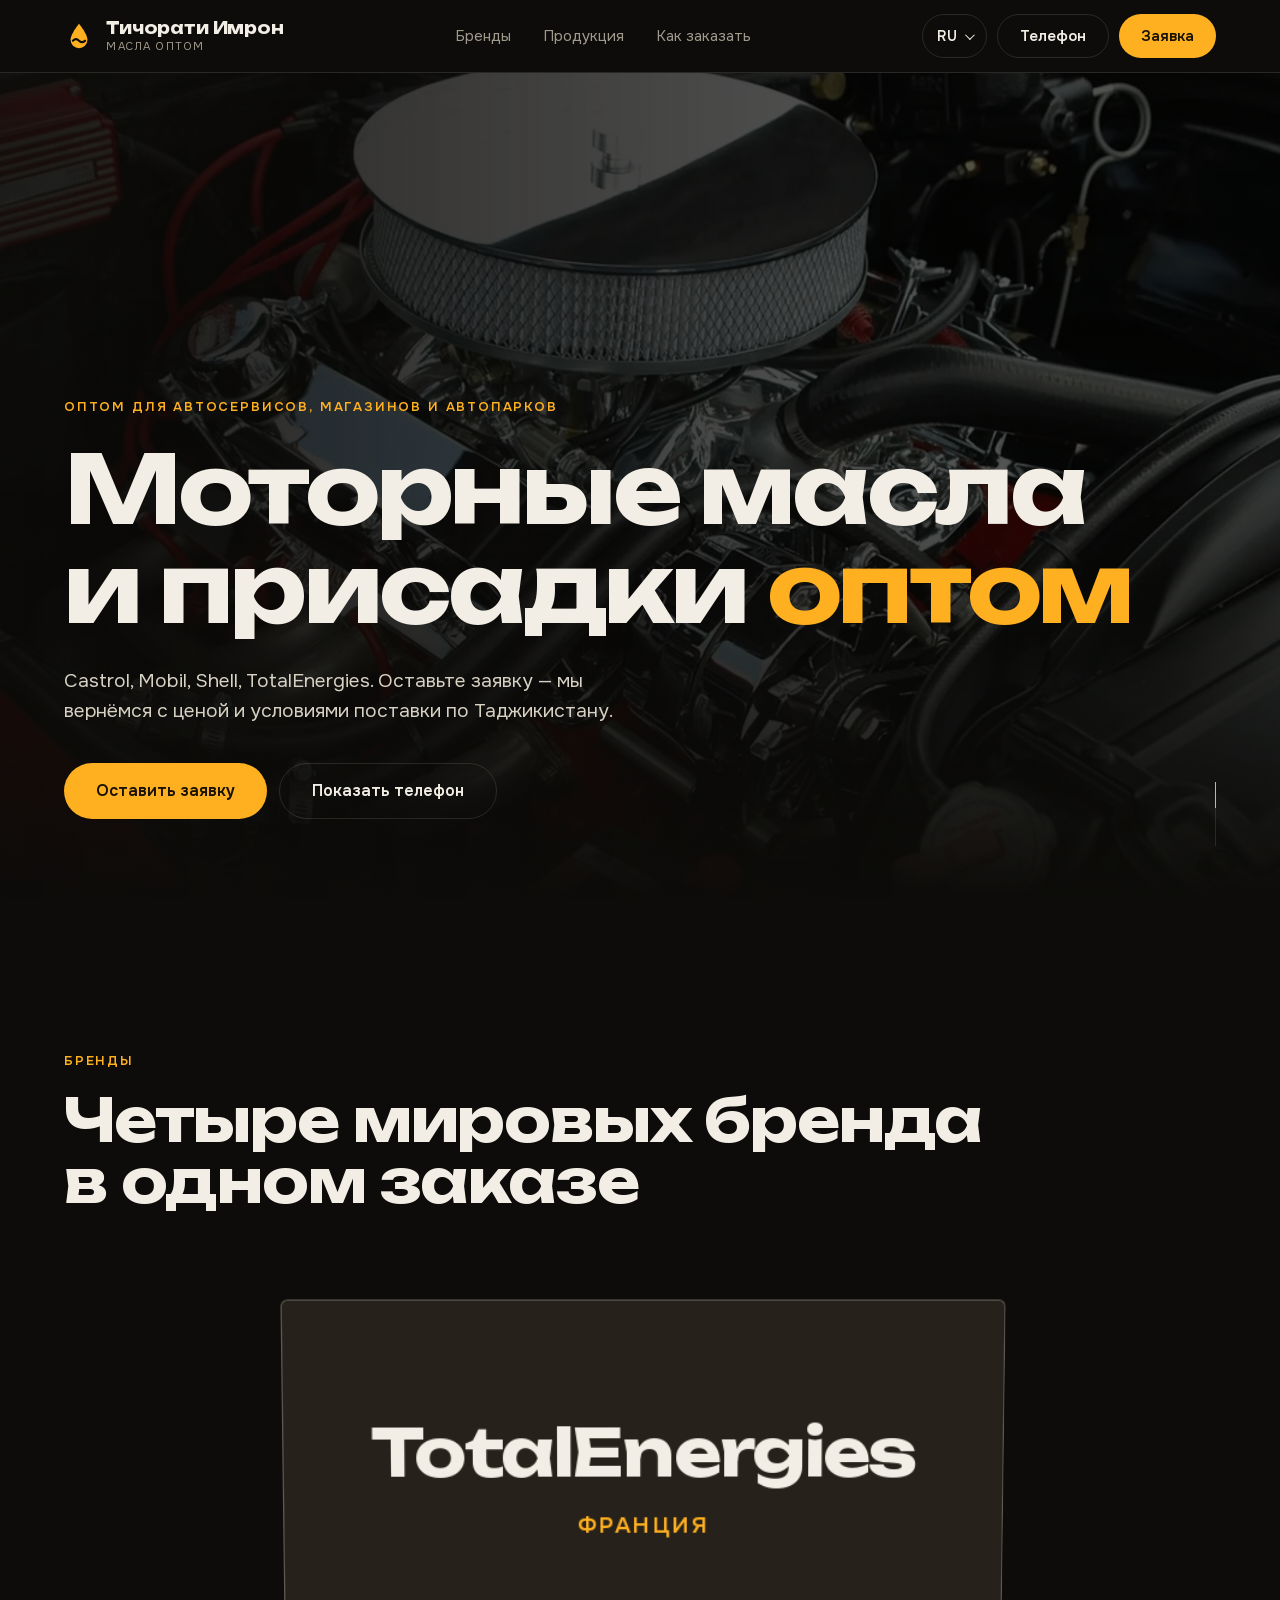
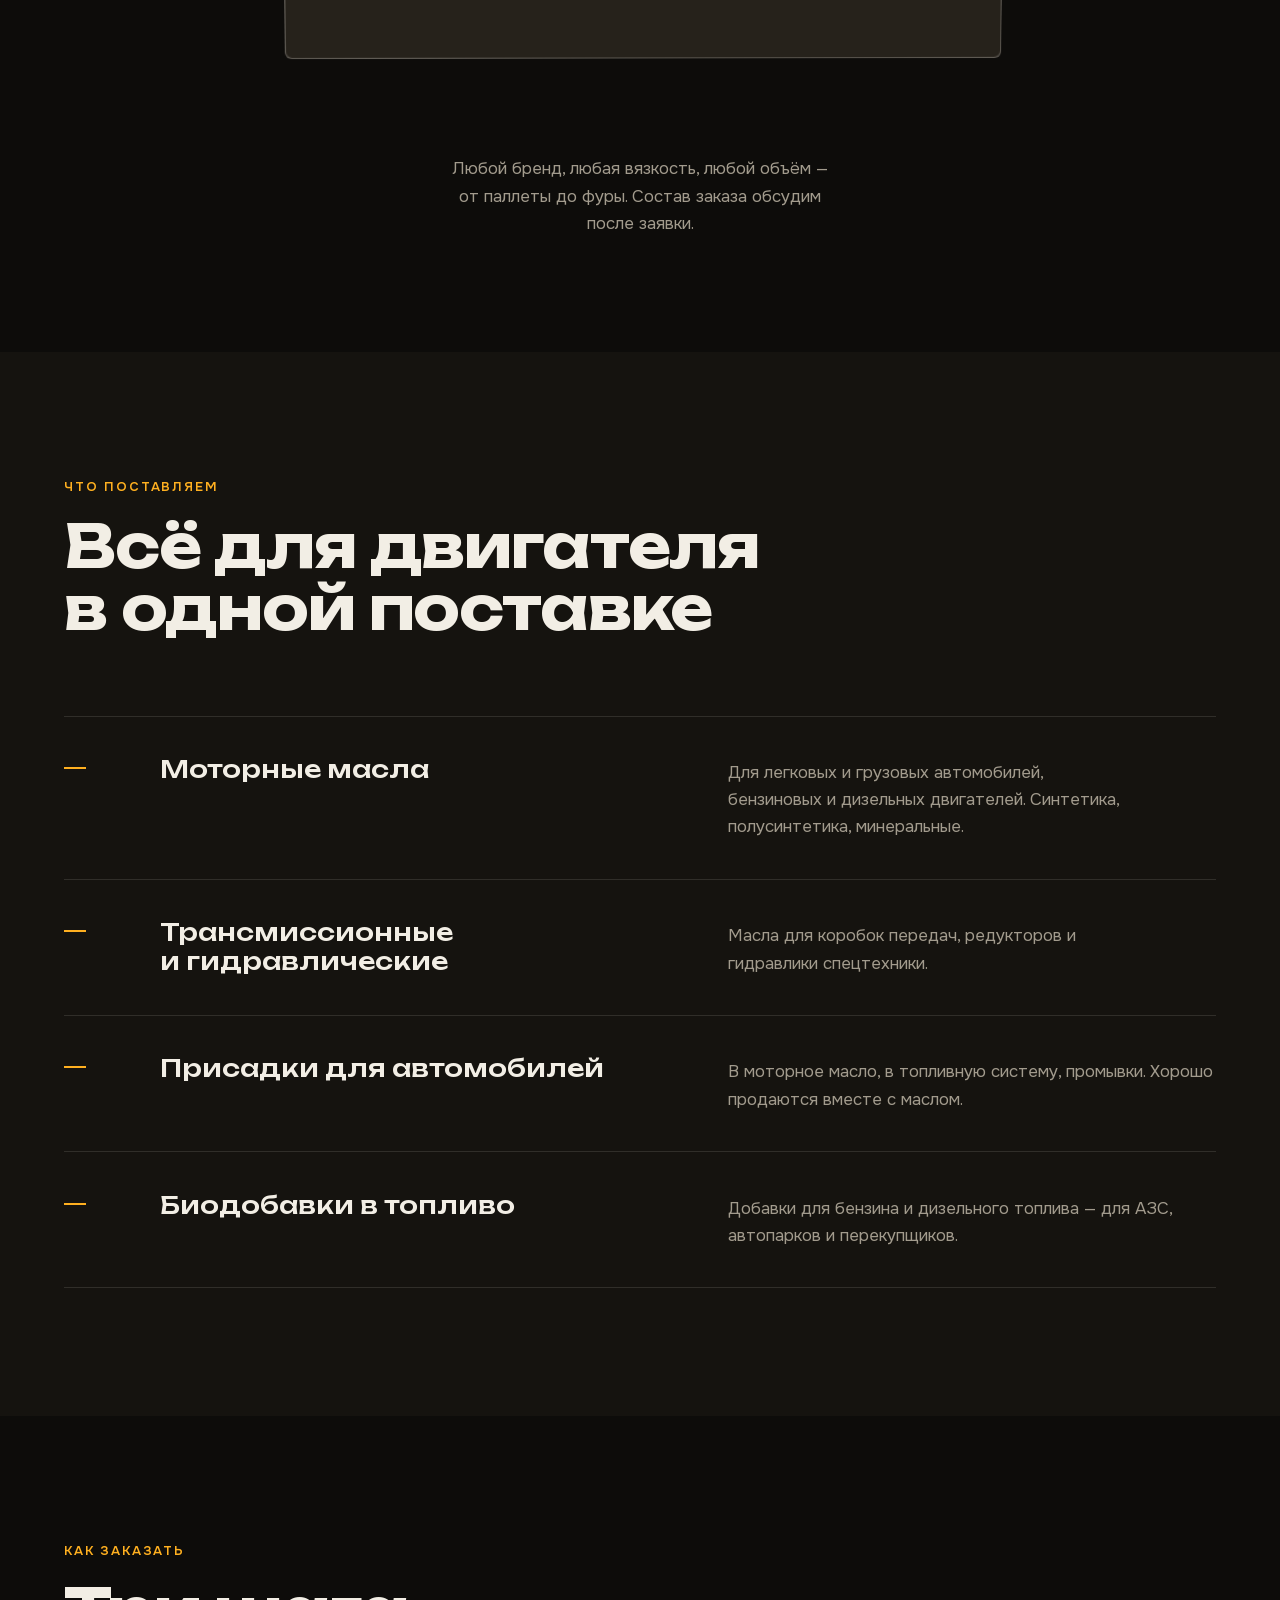
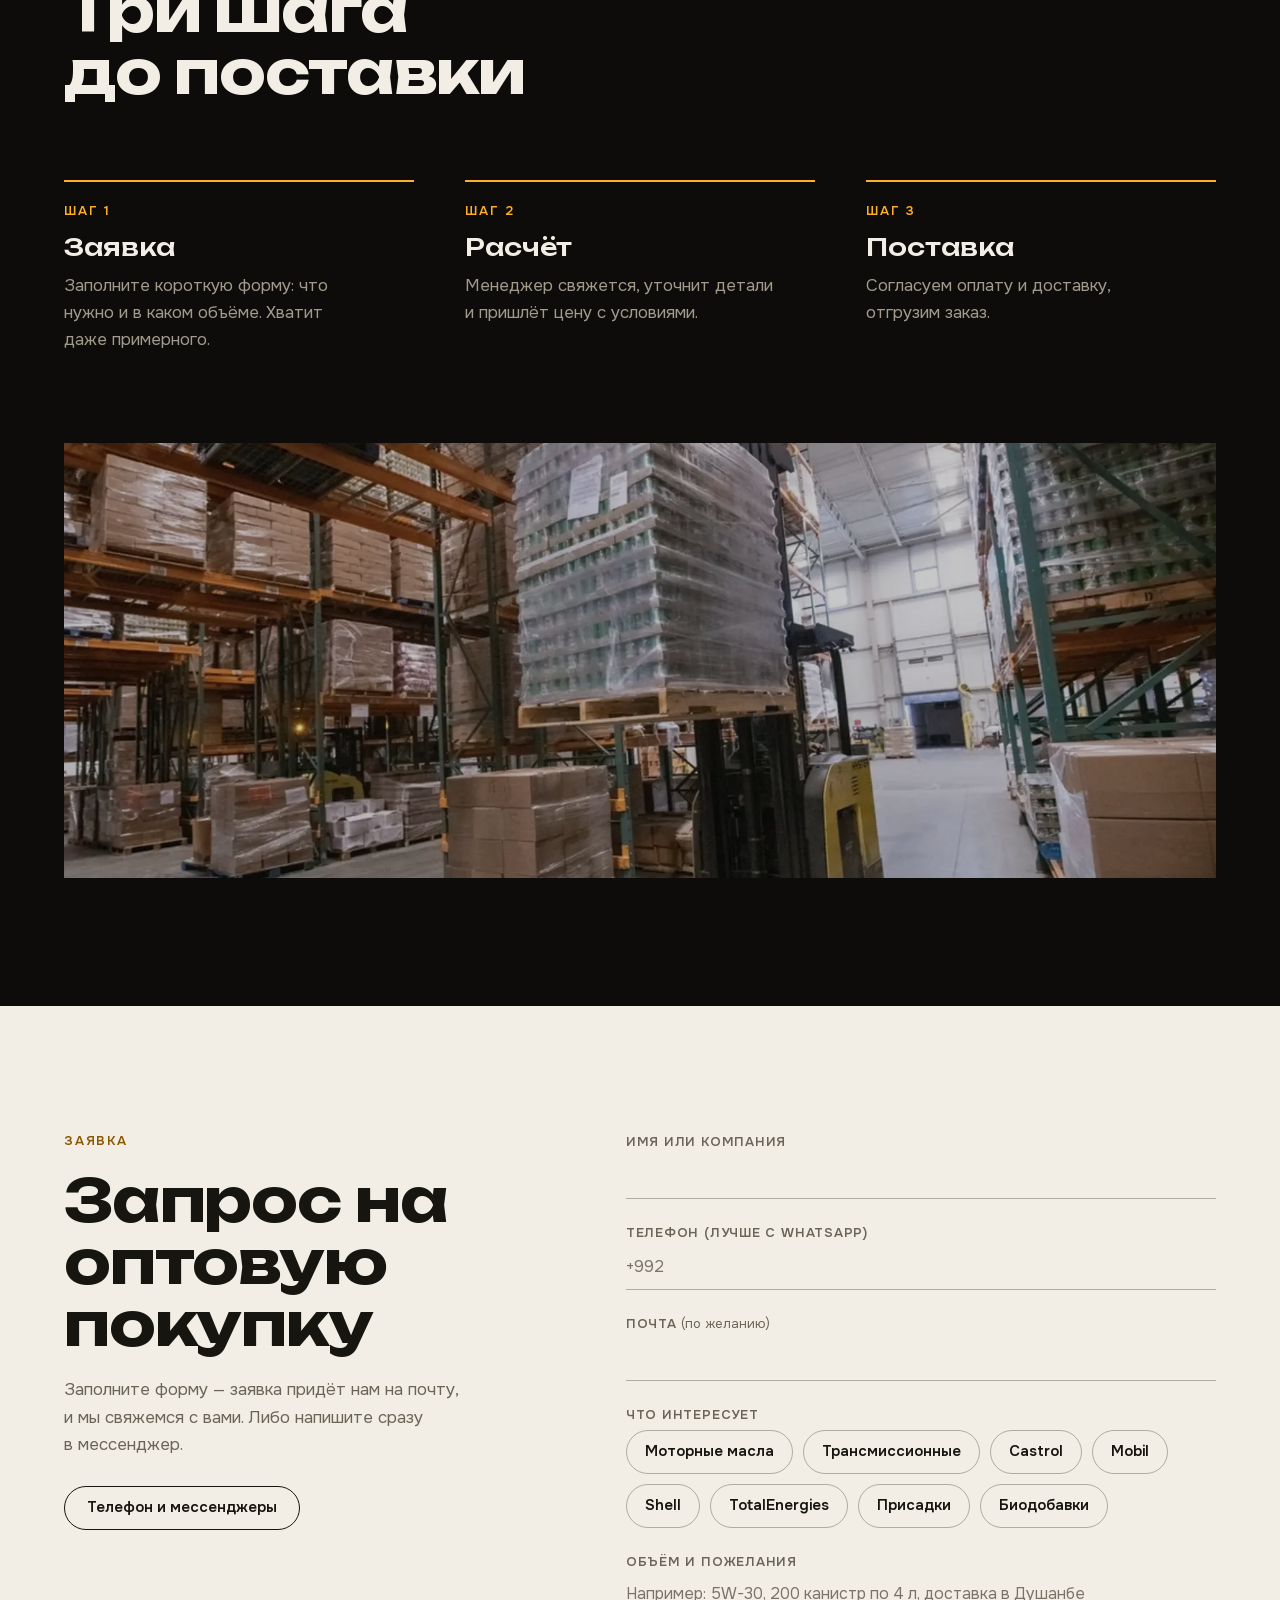
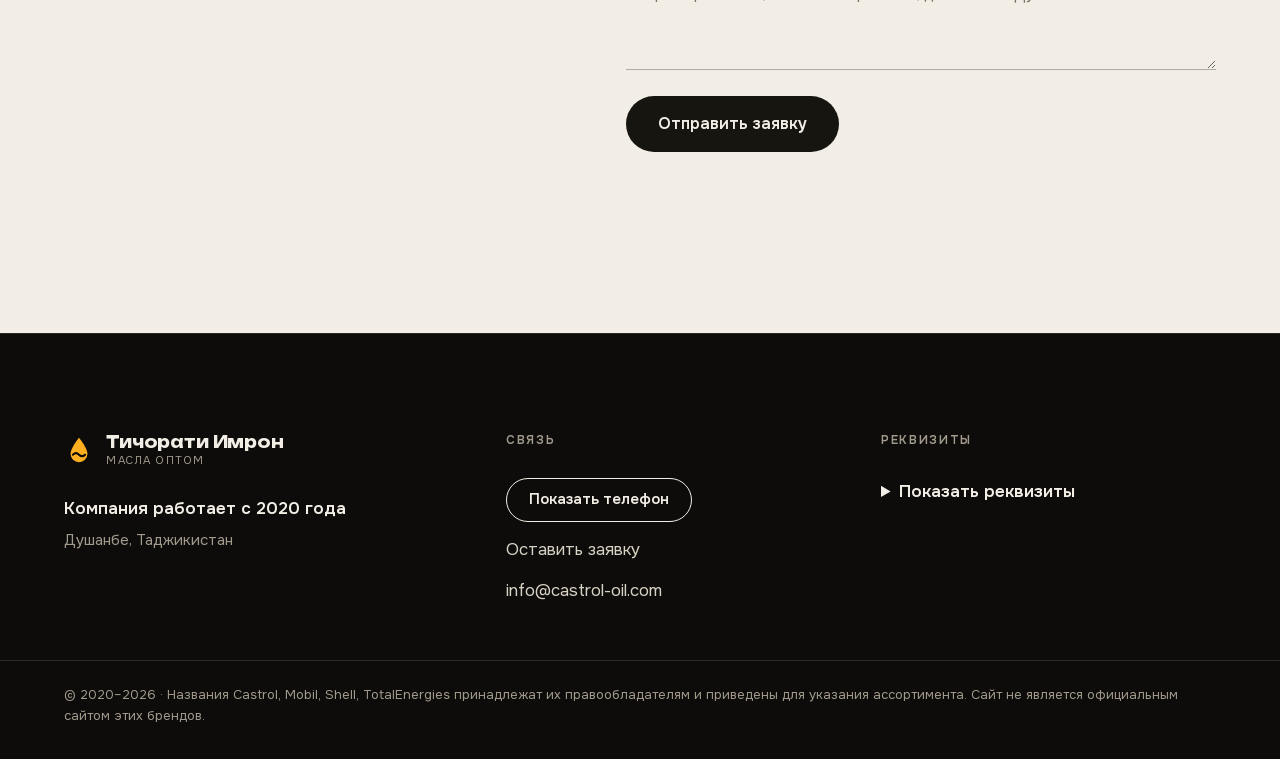
<file: index.html>
<!doctype html>
<html lang="ru">
<head>
<meta charset="utf-8">
<meta name="viewport" content="width=device-width, initial-scale=1">
<title>Тичорати Имрон — масла и присадки оптом, Душанбе</title>
<meta name="description" content="Оптовые поставки моторных масел Castrol, Mobil, Shell, TotalEnergies, автомобильных присадок и биодобавок в топливо. Заявка на оптовую покупку онлайн.">
<meta name="theme-color" content="#0d0c0a">
<meta name="robots" content="noindex,nofollow">
<link rel="canonical" href="https://castrol-oil.com/">
<link rel="alternate" hreflang="ru" href="https://castrol-oil.com/">
<link rel="alternate" hreflang="tg" href="https://castrol-oil.com/tj/">
<link rel="alternate" hreflang="en" href="https://castrol-oil.com/en/">
<link rel="alternate" hreflang="pl" href="https://castrol-oil.com/pl/">
<link rel="alternate" hreflang="x-default" href="https://castrol-oil.com/">
<link rel="icon" href="data:image/svg+xml,%3Csvg xmlns='http://www.w3.org/2000/svg' viewBox='0 0 32 32'%3E%3Cpath d='M16 3C16 3 7 14 7 20a9 9 0 0 0 18 0C25 14 16 3 16 3Z' fill='%23ffb020'/%3E%3Cpath d='M9.5 21c2.2-2.2 4.3-2.2 6.5 0s4.3 2.2 6.5 0' fill='none' stroke='%230d0c0a' stroke-width='2.2' stroke-linecap='round'/%3E%3C/svg%3E">
<link rel="preload" href="fonts/unb-700.woff2" as="font" type="font/woff2" crossorigin>
<link rel="preload" href="img/hero.webp" as="image" media="(min-width: 700px)">
<script>document.documentElement.className='js'</script>
<link rel="stylesheet" href="style.css?v=3">
</head>
<body>

<div class="curtain" aria-hidden="true"><span></span></div>

<header class="nav" id="top">
  <a class="logo" href="#top" aria-label="На главную">
    <svg class="logo-mark" viewBox="0 0 32 32" aria-hidden="true"><path d="M16 3C16 3 7 14 7 20a9 9 0 0 0 18 0C25 14 16 3 16 3Z" fill="#ffb020"/><path d="M9.5 21c2.2-2.2 4.3-2.2 6.5 0s4.3 2.2 6.5 0" fill="none" stroke="#0d0c0a" stroke-width="2.2" stroke-linecap="round"/></svg>
    <span class="logo-t">Тичорати Имрон<small>Масла оптом</small></span>
  </a>
  <nav class="nav-links" aria-label="Разделы">
    <a href="#brands">Бренды</a>
    <a href="#products">Продукция</a>
    <a href="#how">Как заказать</a>
  </nav>
  <div class="nav-actions">
    <details class="lang"><summary aria-label="Язык"><span>RU</span></summary><ul><li><a href="index.html" hreflang="ru" lang="ru" data-lang="ru" aria-current="true">Русский</a></li><li><a href="tj/index.html" hreflang="tg" lang="tg" data-lang="tj">Тоҷикӣ</a></li><li><a href="en/index.html" hreflang="en" lang="en" data-lang="en">English</a></li><li><a href="pl/index.html" hreflang="pl" lang="pl" data-lang="pl">Polski</a></li></ul></details>
    <button type="button" class="btn-ghost" data-phone>Телефон</button>
    <a class="btn" href="#zayavka">Заявка</a>
  </div>
</header>

<main>

<!-- 1. Первый экран -->
<section class="hero">
  <picture class="hero-bg" aria-hidden="true">
    <source media="(max-width: 699px)" srcset="img/hero-m.webp">
    <img src="img/hero.webp" alt="" width="1920" height="1277" fetchpriority="high">
  </picture>
  <div class="hero-in">
    <p class="eyebrow">Оптом для автосервисов, магазинов и автопарков</p>
    <h1>Моторные масла<br class="d"> и&nbsp;присадки <em>оптом</em></h1>
    <p class="lead">Castrol, Mobil, Shell, TotalEnergies. Оставьте заявку&nbsp;— мы вернёмся с ценой и условиями поставки по Таджикистану.</p>
    <div class="hero-cta">
      <a class="btn btn-lg" href="#zayavka">Оставить заявку</a>
      <button type="button" class="btn-ghost btn-lg" data-phone>Показать телефон</button>
    </div>
  </div>
  <a class="scroll-cue" href="#brands" aria-label="Листать вниз"><span></span></a>
</section>

<!-- 2. Бренды — вращающееся кольцо -->
<section class="brands" id="brands">
  <div class="wrap">
    <p class="kicker rv">Бренды</p>
    <h2 class="rv">Четыре мировых бренда<br class="d"> в&nbsp;одном заказе</h2>
  </div>
  <div class="stage" id="stage" aria-label="Бренды: Castrol, Mobil, Shell, TotalEnergies">
    <div class="ring" id="ring">
      <div class="face"><b>Castrol</b><span>Великобритания</span></div>
      <div class="face"><b>Mobil</b><span>США</span></div>
      <div class="face"><b>Shell</b><span>Великобритания, Нидерланды</span></div>
      <div class="face"><b>TotalEnergies</b><span>Франция</span></div>
    </div>
  </div>
  <p class="wrap brands-note rv">Любой бренд, любая вязкость, любой объём — от паллеты до фуры. Состав заказа обсудим после заявки.</p>
</section>

<!-- 3. Продукция -->
<section class="products" id="products">
  <div class="wrap">
    <p class="kicker rv">Что поставляем</p>
    <h2 class="rv">Всё для двигателя<br class="d"> в&nbsp;одной поставке</h2>
    <ul class="plist">
      <li class="rv">
        <span class="n" aria-hidden="true"></span>
        <h3>Моторные масла</h3>
        <p>Для легковых и грузовых автомобилей, бензиновых и дизельных двигателей. Синтетика, полусинтетика, минеральные.</p>
      </li>
      <li class="rv">
        <span class="n" aria-hidden="true"></span>
        <h3>Трансмиссионные и гидравлические</h3>
        <p>Масла для коробок передач, редукторов и гидравлики спецтехники.</p>
      </li>
      <li class="rv">
        <span class="n" aria-hidden="true"></span>
        <h3>Присадки для автомобилей</h3>
        <p>В моторное масло, в топливную систему, промывки. Хорошо продаются вместе с маслом.</p>
      </li>
      <li class="rv">
        <span class="n" aria-hidden="true"></span>
        <h3>Биодобавки в топливо</h3>
        <p>Добавки для бензина и дизельного топлива&nbsp;— для АЗС, автопарков и перекупщиков.</p>
      </li>
    </ul>
  </div>
</section>

<!-- 4. Как заказать -->
<section class="how" id="how">
  <div class="wrap">
    <p class="kicker rv">Как заказать</p>
    <h2 class="rv">Три шага<br class="d"> до поставки</h2>
    <div class="steps">
      <div class="step rv"><span class="n">Шаг 1</span><h3>Заявка</h3><p>Заполните короткую форму: что нужно и&nbsp;в&nbsp;каком объёме. Хватит даже примерного.</p></div>
      <div class="step rv"><span class="n">Шаг 2</span><h3>Расчёт</h3><p>Менеджер свяжется, уточнит детали и&nbsp;пришлёт цену с&nbsp;условиями.</p></div>
      <div class="step rv"><span class="n">Шаг 3</span><h3>Поставка</h3><p>Согласуем оплату и&nbsp;доставку, отгрузим заказ.</p></div>
    </div>
    <figure class="band rv"><img src="img/sklad.webp" width="1600" height="1067" loading="lazy" alt="Склад с паллетами и погрузчиком"></figure>
  </div>
</section>

<!-- 5. Заявка -->
<section class="apply" id="zayavka">
  <div class="wrap apply-grid">
    <div class="apply-head">
      <p class="kicker rv">Заявка</p>
      <h2 class="rv">Запрос на оптовую покупку</h2>
      <p class="rv">Заполните форму — заявка придёт нам на почту, и мы свяжемся с вами. Либо напишите сразу в мессенджер.</p>
      <div class="msg-row rv">
        <button type="button" class="btn-line" data-phone>Телефон и мессенджеры</button>
      </div>
    </div>

    <form class="form rv" id="form" action="send.php" method="post" novalidate>
      <div class="field">
        <label for="f-name">Имя или компания</label>
        <input id="f-name" name="name" type="text" autocomplete="name" required>
      </div>
      <div class="field">
        <label for="f-phone">Телефон (лучше с WhatsApp)</label>
        <input id="f-phone" name="phone" type="tel" inputmode="tel" autocomplete="tel" placeholder="+992" required>
      </div>
      <div class="field">
        <label for="f-mail">Почта <i>(по желанию)</i></label>
        <input id="f-mail" name="email" type="email" autocomplete="email">
      </div>

      <fieldset class="field chips">
        <legend>Что интересует</legend>
        <!-- значения (value) всегда по-русски: менеджер читает письмо на русском -->
        <label><input type="checkbox" name="interest[]" value="Моторные масла"><span>Моторные масла</span></label>
        <label><input type="checkbox" name="interest[]" value="Трансмиссионные и гидравлические"><span>Трансмиссионные</span></label>
        <label><input type="checkbox" name="interest[]" value="Castrol"><span>Castrol</span></label>
        <label><input type="checkbox" name="interest[]" value="Mobil"><span>Mobil</span></label>
        <label><input type="checkbox" name="interest[]" value="Shell"><span>Shell</span></label>
        <label><input type="checkbox" name="interest[]" value="TotalEnergies"><span>TotalEnergies</span></label>
        <label><input type="checkbox" name="interest[]" value="Присадки"><span>Присадки</span></label>
        <label><input type="checkbox" name="interest[]" value="Биодобавки в топливо"><span>Биодобавки</span></label>
      </fieldset>

      <div class="field">
        <label for="f-msg">Объём и пожелания</label>
        <textarea id="f-msg" name="message" rows="3" placeholder="Например: 5W-30, 200 канистр по 4 л, доставка в Душанбе"></textarea>
      </div>

      <!-- ловушка для роботов: человек это поле не видит -->
      <div class="hp" aria-hidden="true"><label>Не заполняйте <input type="text" name="website" tabindex="-1" autocomplete="off"></label></div>
      <input type="hidden" name="t" id="f-t" value="">
      <input type="hidden" name="lang" value="ru">

      <button class="btn btn-lg btn-submit" type="submit">Отправить заявку</button>
      <p class="form-status" id="status" role="status" aria-live="polite"></p>
    </form>
  </div>
</section>

</main>

<footer class="foot">
  <div class="wrap foot-grid">
    <div>
      <a class="logo" href="#top"><svg class="logo-mark" viewBox="0 0 32 32" aria-hidden="true"><path d="M16 3C16 3 7 14 7 20a9 9 0 0 0 18 0C25 14 16 3 16 3Z" fill="#ffb020"/><path d="M9.5 21c2.2-2.2 4.3-2.2 6.5 0s4.3 2.2 6.5 0" fill="none" stroke="#0d0c0a" stroke-width="2.2" stroke-linecap="round"/></svg><span class="logo-t">Тичорати Имрон<small>Масла оптом</small></span></a>
      <p class="since">Компания работает с 2020 года</p>
      <p class="city">Душанбе, Таджикистан</p>
      
    </div>
    <div class="foot-col">
      <p class="foot-h">Связь</p>
      <button type="button" class="btn-line" data-phone>Показать телефон</button>
      <a href="#zayavka">Оставить заявку</a>
      <a id="mail-link" href="#" hidden></a>
    </div>
    <div class="foot-col">
      <p class="foot-h">Реквизиты</p>
      <details class="req">
        <summary>Показать реквизиты</summary>
        <dl id="req">
          <dt>Компания</dt><dd data-req="name">—</dd>
          <dt>TIN</dt><dd data-req="tin">—</dd>
          <dt>ИНН в РФ</dt><dd data-req="inn">—</dd>
          <dt>Адрес</dt><dd data-req="addr">—</dd>
        </dl>
      </details>
    </div>
  </div>
  <p class="wrap legal">© 2020–<span id="yr">2026</span> · Названия Castrol, Mobil, Shell, TotalEnergies принадлежат их правообладателям и приведены для указания ассортимента. Сайт не является официальным сайтом этих брендов.</p>
</footer>

<!-- Окно с телефоном: номера в коде страницы нет в открытом виде -->
<dialog class="phone" id="phone" aria-labelledby="ph-h">
  <form method="dialog"><button class="x" aria-label="Закрыть">×</button></form>
  <p class="foot-h" id="ph-h">Телефон для связи</p>
  <a class="ph-num" id="ph-num" href="#">…</a>
  <div class="ph-btns">
    <a class="btn" id="ph-call" href="#">Позвонить</a>
    <a class="btn-line" id="ph-wa" href="#" target="_blank" rel="noopener">WhatsApp</a>
    <a class="btn-line" id="ph-tg" href="#" target="_blank" rel="noopener">Telegram</a>
  </div>
</dialog>

<script>window.I18N={"demo": "Это демонстрационная версия: на рабочем сайте заявка уходит на почту компании.", "name": "ООО «ТИЧОРАТИ ИМРОН» (TICHORATI IMRON LLC)", "invalid": "Проверьте имя и телефон.", "sending": "Отправляем…", "ok": "Спасибо! Заявка отправлена, мы свяжемся с вами.", "fail_pre": "Не удалось отправить на почту.", "fail_link": "Отправить эту же заявку в WhatsApp", "wa_title": "Заявка на оптовую покупку", "wa_name": "Имя", "wa_phone": "Телефон", "wa_interest": "Интересует", "wa_comment": "Комментарий", "addr": "Республика Таджикистан, 734000, г. Душанбе, р-н Сомони, ул. Шохтемур, д. 73А, пом. 5", "mail": "info@castrol-oil.com"};</script>
<script src="app.js?v=3" defer></script>
</body>
</html>
</file>
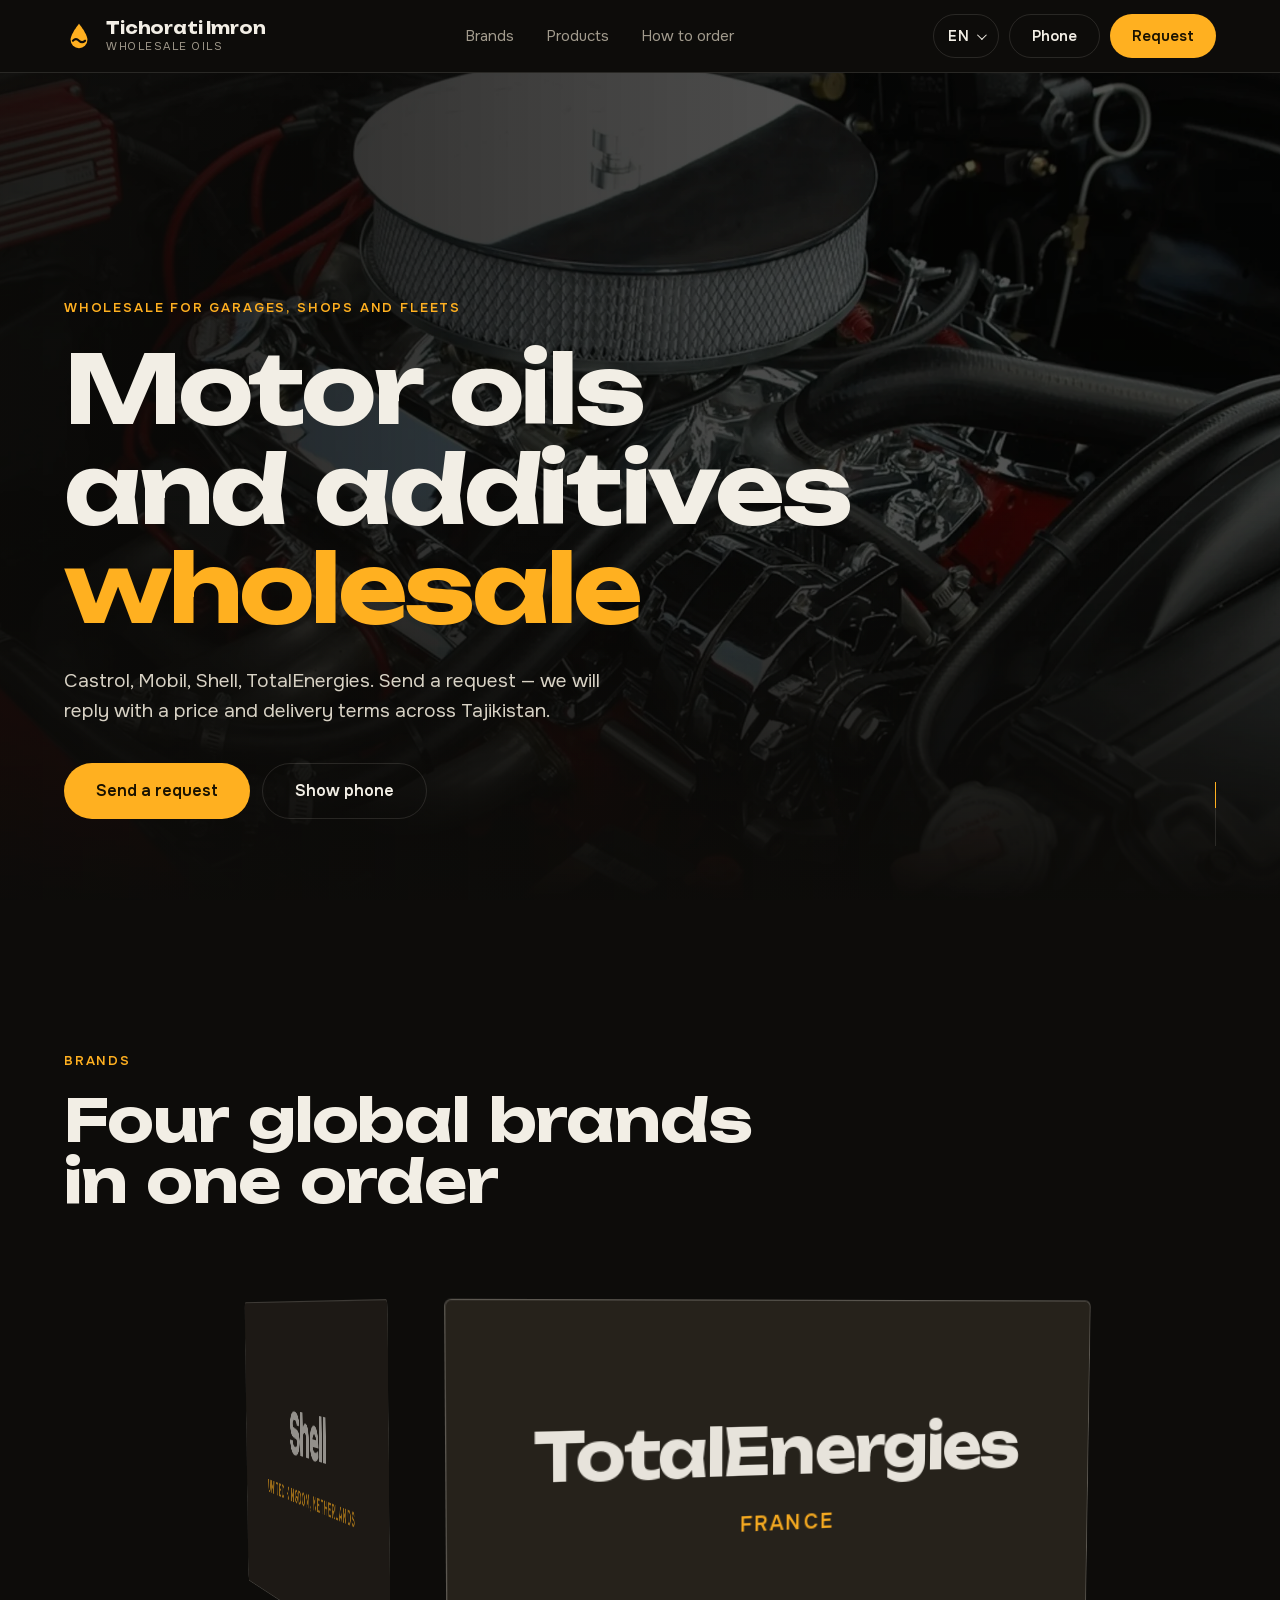
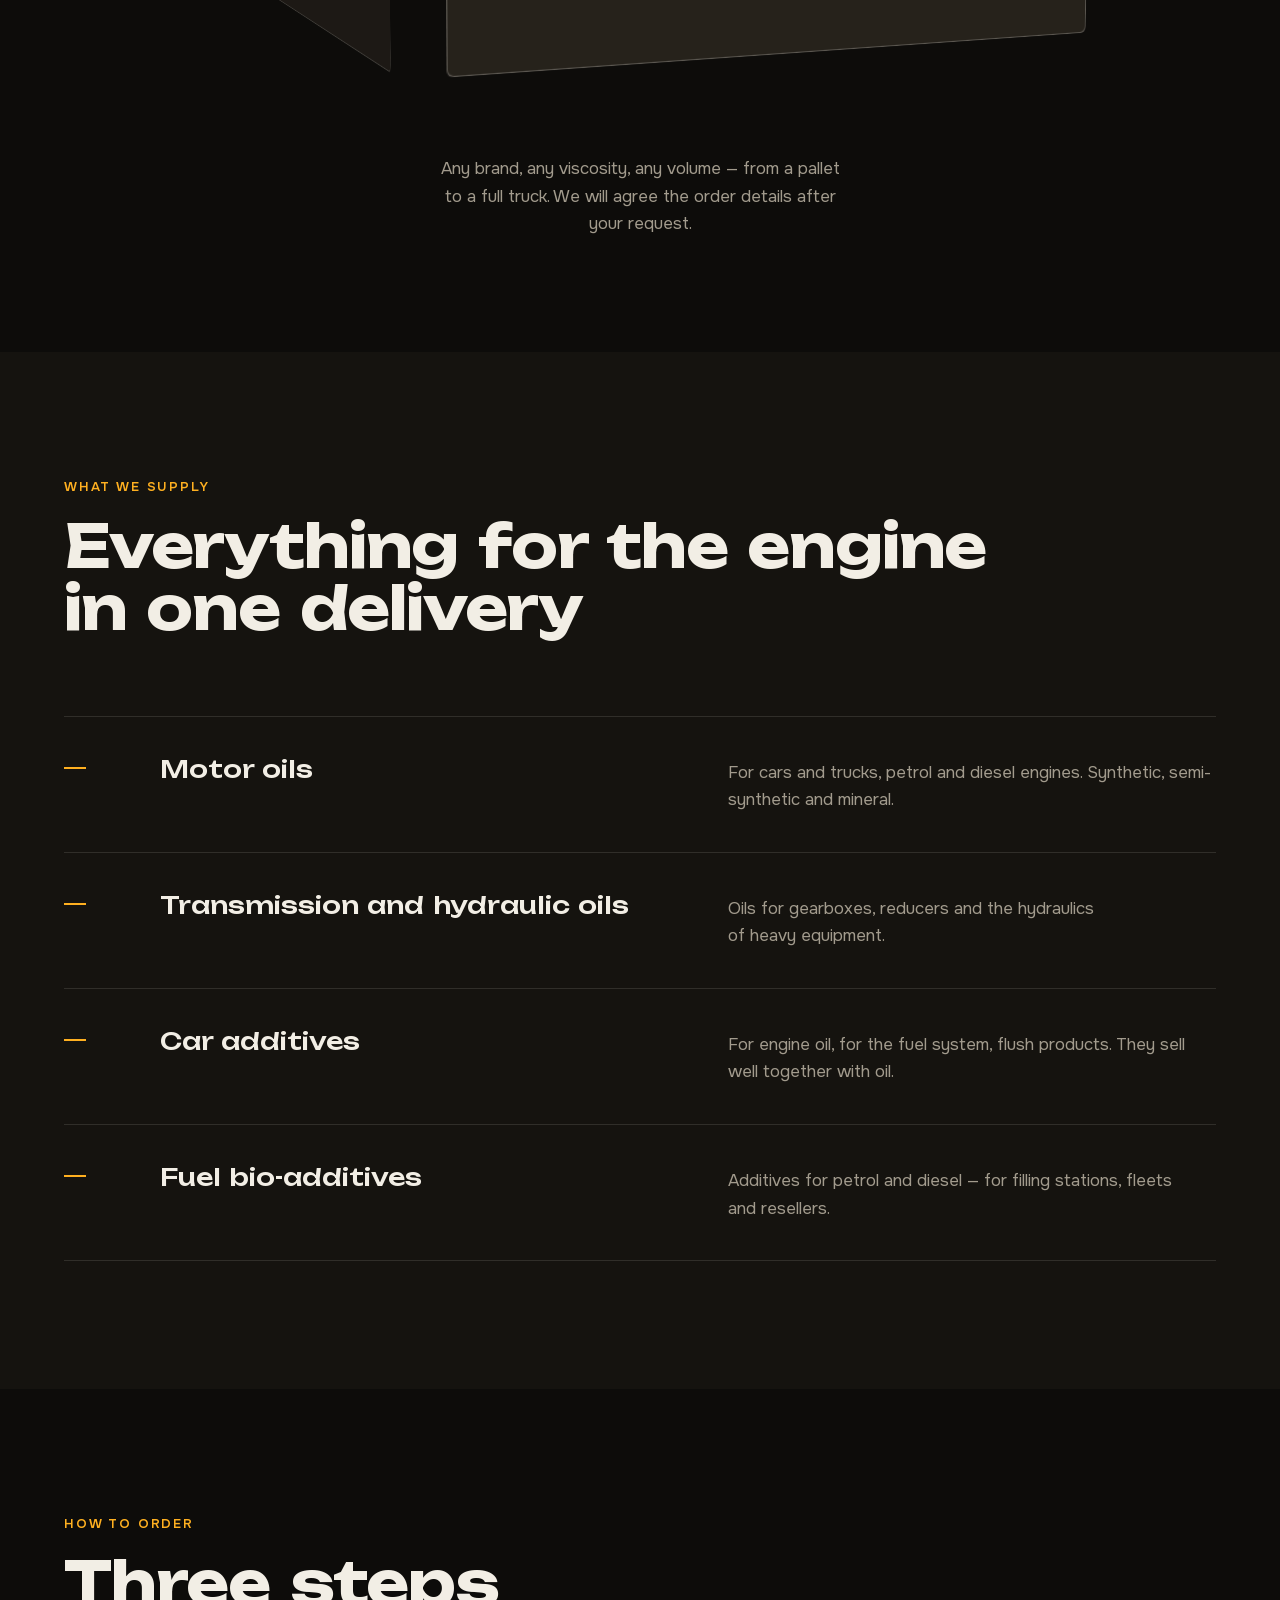
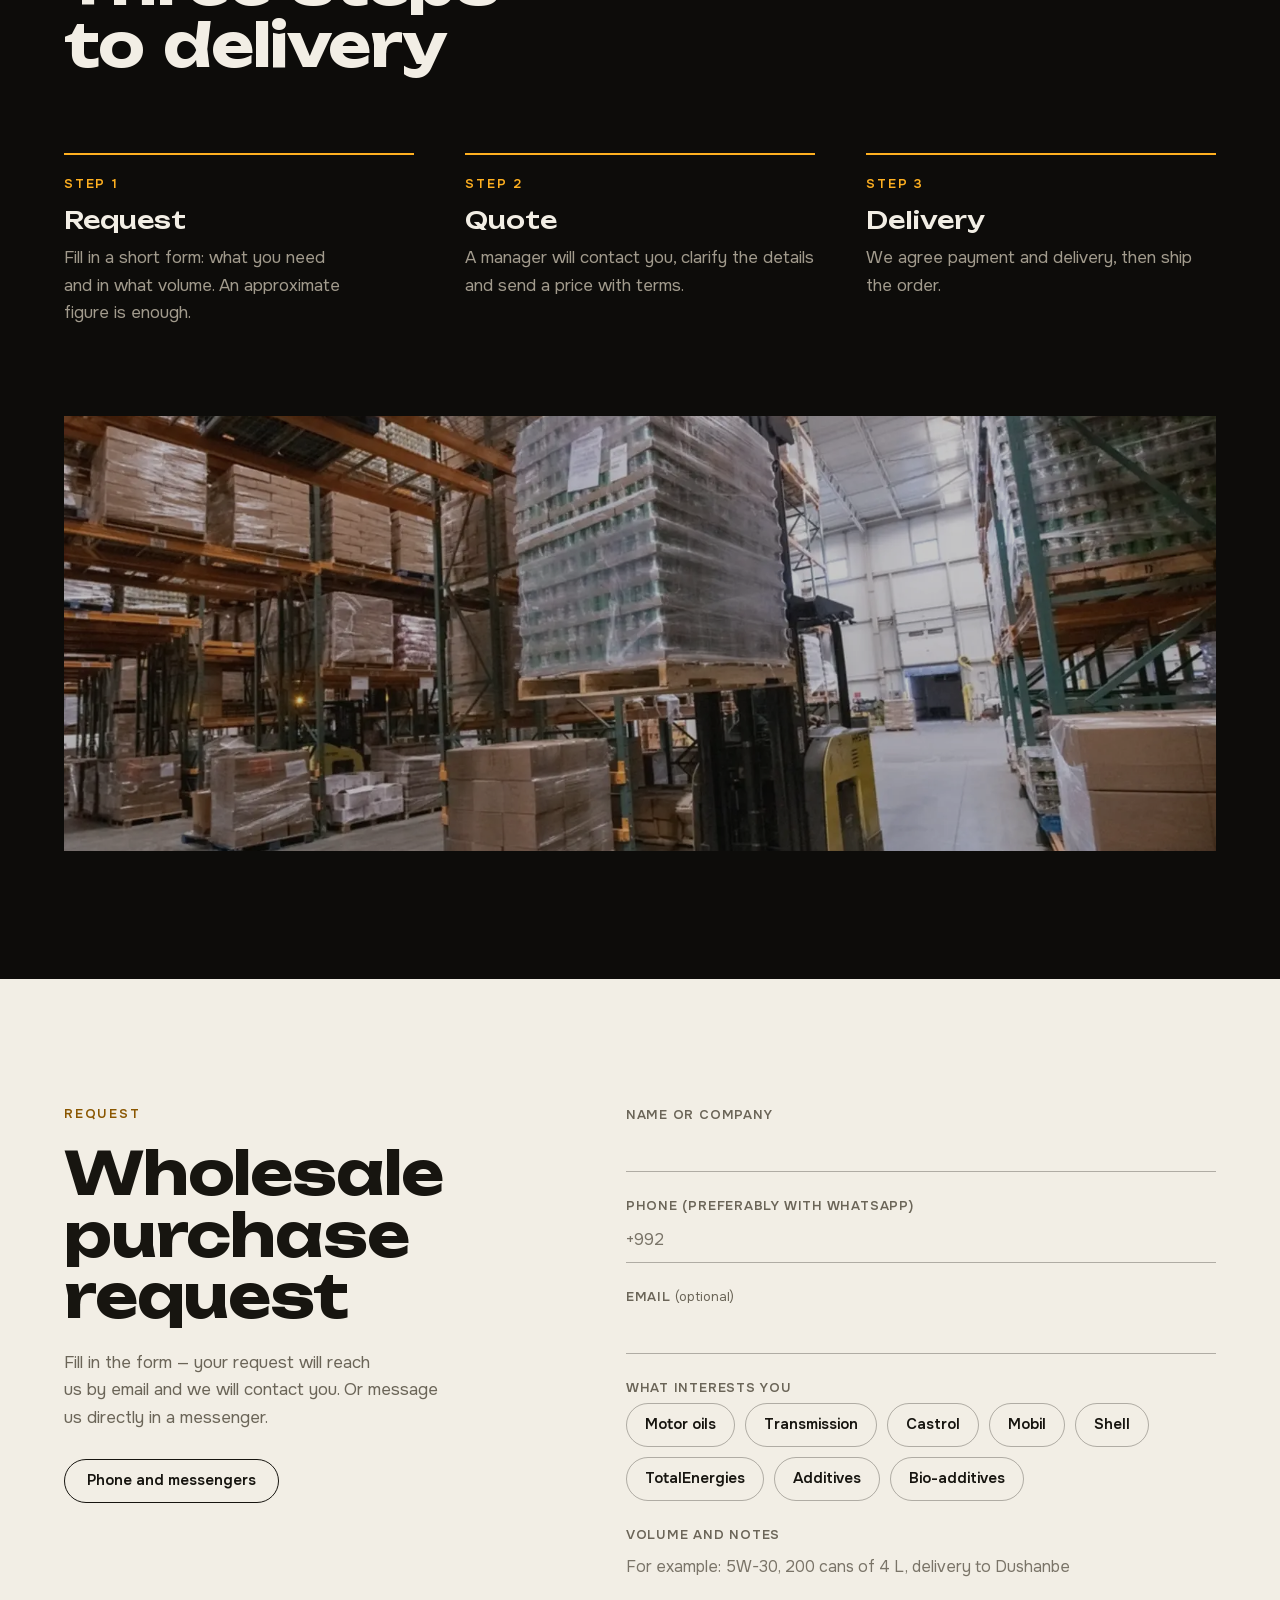
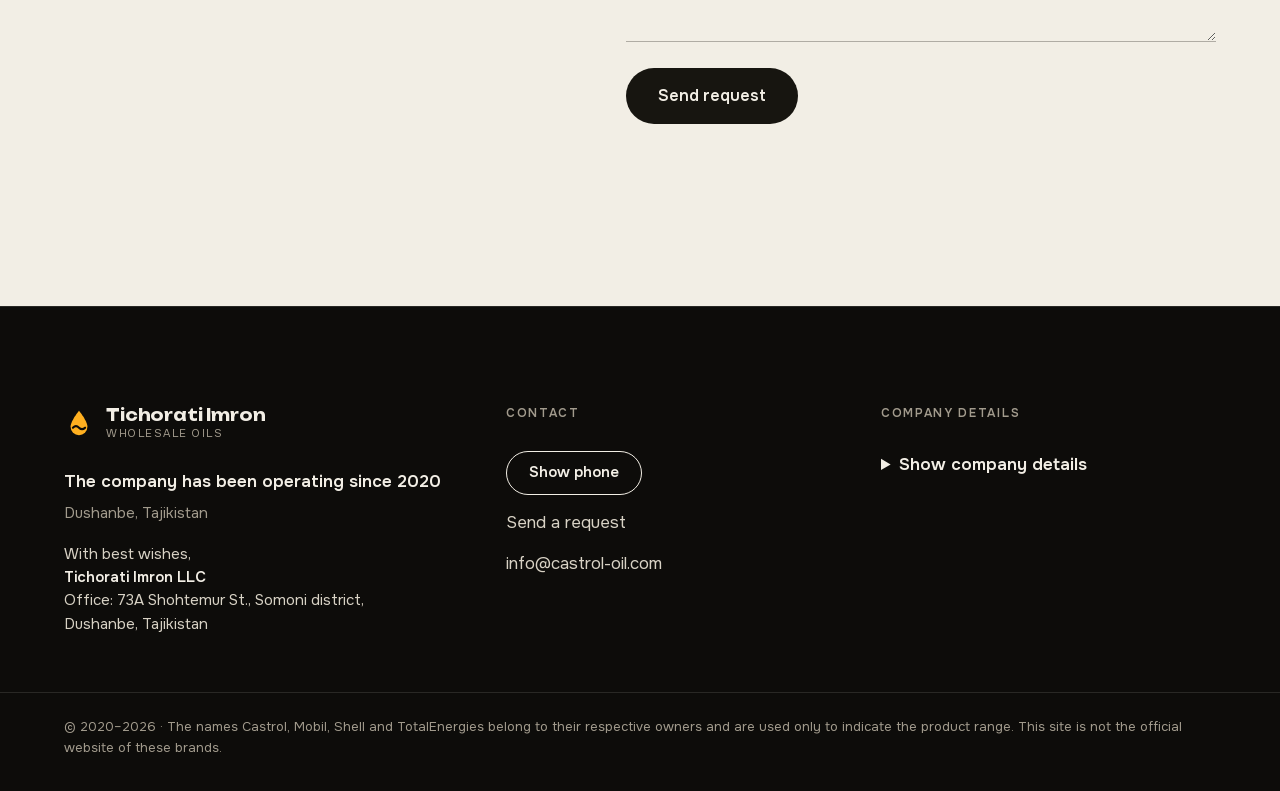
<file: en/index.html>
<!doctype html>
<html lang="en">
<head>
<meta charset="utf-8">
<meta name="viewport" content="width=device-width, initial-scale=1">
<title>Tichorati Imron — wholesale motor oils and additives, Dushanbe</title>
<meta name="description" content="Wholesale supply of Castrol, Mobil, Shell and TotalEnergies motor oils, car additives and fuel bio-additives in Tajikistan. Send a wholesale purchase request online.">
<meta name="theme-color" content="#0d0c0a">
<meta name="robots" content="noindex,nofollow">
<link rel="canonical" href="https://castrol-oil.com/en/">
<link rel="alternate" hreflang="ru" href="https://castrol-oil.com/">
<link rel="alternate" hreflang="tg" href="https://castrol-oil.com/tj/">
<link rel="alternate" hreflang="en" href="https://castrol-oil.com/en/">
<link rel="alternate" hreflang="pl" href="https://castrol-oil.com/pl/">
<link rel="alternate" hreflang="x-default" href="https://castrol-oil.com/">
<link rel="icon" href="data:image/svg+xml,%3Csvg xmlns='http://www.w3.org/2000/svg' viewBox='0 0 32 32'%3E%3Cpath d='M16 3C16 3 7 14 7 20a9 9 0 0 0 18 0C25 14 16 3 16 3Z' fill='%23ffb020'/%3E%3Cpath d='M9.5 21c2.2-2.2 4.3-2.2 6.5 0s4.3 2.2 6.5 0' fill='none' stroke='%230d0c0a' stroke-width='2.2' stroke-linecap='round'/%3E%3C/svg%3E">
<link rel="preload" href="../fonts/unb-700-lat.woff2" as="font" type="font/woff2" crossorigin>
<link rel="preload" href="../img/hero.webp" as="image" media="(min-width: 700px)">
<script>document.documentElement.className='js'</script>
<link rel="stylesheet" href="../style.css?v=3">
</head>
<body>

<div class="curtain" aria-hidden="true"><span></span></div>

<header class="nav" id="top">
  <a class="logo" href="#top" aria-label="Home">
    <svg class="logo-mark" viewBox="0 0 32 32" aria-hidden="true"><path d="M16 3C16 3 7 14 7 20a9 9 0 0 0 18 0C25 14 16 3 16 3Z" fill="#ffb020"/><path d="M9.5 21c2.2-2.2 4.3-2.2 6.5 0s4.3 2.2 6.5 0" fill="none" stroke="#0d0c0a" stroke-width="2.2" stroke-linecap="round"/></svg>
    <span class="logo-t">Tichorati Imron<small>Wholesale oils</small></span>
  </a>
  <nav class="nav-links" aria-label="Sections">
    <a href="#brands">Brands</a>
    <a href="#products">Products</a>
    <a href="#how">How to&nbsp;order</a>
  </nav>
  <div class="nav-actions">
    <details class="lang"><summary aria-label="Language"><span>EN</span></summary><ul><li><a href="../index.html" hreflang="ru" lang="ru" data-lang="ru">Русский</a></li><li><a href="../tj/index.html" hreflang="tg" lang="tg" data-lang="tj">Тоҷикӣ</a></li><li><a href="../en/index.html" hreflang="en" lang="en" data-lang="en" aria-current="true">English</a></li><li><a href="../pl/index.html" hreflang="pl" lang="pl" data-lang="pl">Polski</a></li></ul></details>
    <button type="button" class="btn-ghost" data-phone>Phone</button>
    <a class="btn" href="#zayavka">Request</a>
  </div>
</header>

<main>

<!-- 1. Первый экран -->
<section class="hero">
  <picture class="hero-bg" aria-hidden="true">
    <source media="(max-width: 699px)" srcset="../img/hero-m.webp">
    <img src="../img/hero.webp" alt="" width="1920" height="1277" fetchpriority="high">
  </picture>
  <div class="hero-in">
    <p class="eyebrow">Wholesale for garages, shops and fleets</p>
    <h1>Motor oils<br class="d"> and additives <em>wholesale</em></h1>
    <p class="lead">Castrol, Mobil, Shell, TotalEnergies. Send a&nbsp;request&nbsp;— we&nbsp;will reply with a&nbsp;price and delivery terms across Tajikistan.</p>
    <div class="hero-cta">
      <a class="btn btn-lg" href="#zayavka">Send a&nbsp;request</a>
      <button type="button" class="btn-ghost btn-lg" data-phone>Show phone</button>
    </div>
  </div>
  <a class="scroll-cue" href="#brands" aria-label="Scroll down"><span></span></a>
</section>

<!-- 2. Бренды — вращающееся кольцо -->
<section class="brands" id="brands">
  <div class="wrap">
    <p class="kicker rv">Brands</p>
    <h2 class="rv">Four global brands<br class="d"> in&nbsp;one order</h2>
  </div>
  <div class="stage" id="stage" aria-label="Brands: Castrol, Mobil, Shell, TotalEnergies">
    <div class="ring" id="ring">
      <div class="face"><b>Castrol</b><span>United Kingdom</span></div>
      <div class="face"><b>Mobil</b><span>USA</span></div>
      <div class="face"><b>Shell</b><span>United Kingdom, Netherlands</span></div>
      <div class="face"><b>TotalEnergies</b><span>France</span></div>
    </div>
  </div>
  <p class="wrap brands-note rv">Any brand, any viscosity, any volume — from a&nbsp;pallet to&nbsp;a&nbsp;full truck. We&nbsp;will agree the order details after your request.</p>
</section>

<!-- 3. Продукция -->
<section class="products" id="products">
  <div class="wrap">
    <p class="kicker rv">What we&nbsp;supply</p>
    <h2 class="rv">Everything for the engine<br class="d"> in&nbsp;one delivery</h2>
    <ul class="plist">
      <li class="rv">
        <span class="n" aria-hidden="true"></span>
        <h3>Motor oils</h3>
        <p>For cars and trucks, petrol and diesel engines. Synthetic, semi-synthetic and mineral.</p>
      </li>
      <li class="rv">
        <span class="n" aria-hidden="true"></span>
        <h3>Transmission and hydraulic oils</h3>
        <p>Oils for gearboxes, reducers and the hydraulics of&nbsp;heavy equipment.</p>
      </li>
      <li class="rv">
        <span class="n" aria-hidden="true"></span>
        <h3>Car additives</h3>
        <p>For engine oil, for the fuel system, flush products. They sell well together with oil.</p>
      </li>
      <li class="rv">
        <span class="n" aria-hidden="true"></span>
        <h3>Fuel bio-additives</h3>
        <p>Additives for petrol and diesel&nbsp;— for filling stations, fleets and resellers.</p>
      </li>
    </ul>
  </div>
</section>

<!-- 4. Как заказать -->
<section class="how" id="how">
  <div class="wrap">
    <p class="kicker rv">How to&nbsp;order</p>
    <h2 class="rv">Three steps<br class="d"> to&nbsp;delivery</h2>
    <div class="steps">
      <div class="step rv"><span class="n">Step 1</span><h3>Request</h3><p>Fill in&nbsp;a&nbsp;short form: what you need and&nbsp;in&nbsp;what volume. An&nbsp;approximate figure is&nbsp;enough.</p></div>
      <div class="step rv"><span class="n">Step 2</span><h3>Quote</h3><p>A&nbsp;manager will contact you, clarify the details and&nbsp;send a&nbsp;price with terms.</p></div>
      <div class="step rv"><span class="n">Step 3</span><h3>Delivery</h3><p>We&nbsp;agree payment and&nbsp;delivery, then ship the order.</p></div>
    </div>
    <figure class="band rv"><img src="../img/sklad.webp" width="1600" height="1067" loading="lazy" alt="Warehouse with pallets and a&nbsp;forklift"></figure>
  </div>
</section>

<!-- 5. Заявка -->
<section class="apply" id="zayavka">
  <div class="wrap apply-grid">
    <div class="apply-head">
      <p class="kicker rv">Request</p>
      <h2 class="rv">Wholesale purchase request</h2>
      <p class="rv">Fill in&nbsp;the form — your request will reach us&nbsp;by&nbsp;email and we&nbsp;will contact you. Or&nbsp;message us&nbsp;directly in&nbsp;a&nbsp;messenger.</p>
      <div class="msg-row rv">
        <button type="button" class="btn-line" data-phone>Phone and messengers</button>
      </div>
    </div>

    <form class="form rv" id="form" action="../send.php" method="post" novalidate>
      <div class="field">
        <label for="f-name">Name or&nbsp;company</label>
        <input id="f-name" name="name" type="text" autocomplete="name" required>
      </div>
      <div class="field">
        <label for="f-phone">Phone (preferably with WhatsApp)</label>
        <input id="f-phone" name="phone" type="tel" inputmode="tel" autocomplete="tel" placeholder="+992" required>
      </div>
      <div class="field">
        <label for="f-mail">Email <i>(optional)</i></label>
        <input id="f-mail" name="email" type="email" autocomplete="email">
      </div>

      <fieldset class="field chips">
        <legend>What interests you</legend>
        <!-- значения (value) всегда по-русски: менеджер читает письмо на русском -->
        <label><input type="checkbox" name="interest[]" value="Моторные масла"><span>Motor oils</span></label>
        <label><input type="checkbox" name="interest[]" value="Трансмиссионные и гидравлические"><span>Transmission</span></label>
        <label><input type="checkbox" name="interest[]" value="Castrol"><span>Castrol</span></label>
        <label><input type="checkbox" name="interest[]" value="Mobil"><span>Mobil</span></label>
        <label><input type="checkbox" name="interest[]" value="Shell"><span>Shell</span></label>
        <label><input type="checkbox" name="interest[]" value="TotalEnergies"><span>TotalEnergies</span></label>
        <label><input type="checkbox" name="interest[]" value="Присадки"><span>Additives</span></label>
        <label><input type="checkbox" name="interest[]" value="Биодобавки в топливо"><span>Bio-additives</span></label>
      </fieldset>

      <div class="field">
        <label for="f-msg">Volume and notes</label>
        <textarea id="f-msg" name="message" rows="3" placeholder="For example: 5W-30, 200 cans of&nbsp;4 L, delivery to&nbsp;Dushanbe"></textarea>
      </div>

      <!-- ловушка для роботов: человек это поле не видит -->
      <div class="hp" aria-hidden="true"><label>Leave empty <input type="text" name="website" tabindex="-1" autocomplete="off"></label></div>
      <input type="hidden" name="t" id="f-t" value="">
      <input type="hidden" name="lang" value="en">

      <button class="btn btn-lg btn-submit" type="submit">Send request</button>
      <p class="form-status" id="status" role="status" aria-live="polite"></p>
    </form>
  </div>
</section>

</main>

<footer class="foot">
  <div class="wrap foot-grid">
    <div>
      <a class="logo" href="#top"><svg class="logo-mark" viewBox="0 0 32 32" aria-hidden="true"><path d="M16 3C16 3 7 14 7 20a9 9 0 0 0 18 0C25 14 16 3 16 3Z" fill="#ffb020"/><path d="M9.5 21c2.2-2.2 4.3-2.2 6.5 0s4.3 2.2 6.5 0" fill="none" stroke="#0d0c0a" stroke-width="2.2" stroke-linecap="round"/></svg><span class="logo-t">Tichorati Imron<small>Wholesale oils</small></span></a>
      <p class="since">The company has been operating since 2020</p>
      <p class="city">Dushanbe, Tajikistan</p>
      <p class="signoff">With best wishes,<br><b>Tichorati Imron LLC</b><br>Office: 73A Shohtemur St., Somoni district, Dushanbe, Tajikistan</p>
    </div>
    <div class="foot-col">
      <p class="foot-h">Contact</p>
      <button type="button" class="btn-line" data-phone>Show phone</button>
      <a href="#zayavka">Send a&nbsp;request</a>
      <a id="mail-link" href="#" hidden></a>
    </div>
    <div class="foot-col">
      <p class="foot-h">Company details</p>
      <details class="req">
        <summary>Show company details</summary>
        <dl id="req">
          <dt>Company</dt><dd data-req="name">—</dd>
          <dt>TIN</dt><dd data-req="tin">—</dd>
          <dt>Russian INN</dt><dd data-req="inn">—</dd>
          <dt>Address</dt><dd data-req="addr">—</dd>
        </dl>
      </details>
    </div>
  </div>
  <p class="wrap legal">© 2020–<span id="yr">2026</span> · The names Castrol, Mobil, Shell and TotalEnergies belong to&nbsp;their respective owners and are used only to&nbsp;indicate the product range. This site is&nbsp;not the official website of&nbsp;these brands.</p>
</footer>

<!-- Окно с телефоном: номера в коде страницы нет в открытом виде -->
<dialog class="phone" id="phone" aria-labelledby="ph-h">
  <form method="dialog"><button class="x" aria-label="Close">×</button></form>
  <p class="foot-h" id="ph-h">Contact phone</p>
  <a class="ph-num" id="ph-num" href="#">…</a>
  <div class="ph-btns">
    <a class="btn" id="ph-call" href="#">Call</a>
    <a class="btn-line" id="ph-wa" href="#" target="_blank" rel="noopener">WhatsApp</a>
    <a class="btn-line" id="ph-tg" href="#" target="_blank" rel="noopener">Telegram</a>
  </div>
</dialog>

<script>window.I18N={"demo": "This is a demo version: on the live site the request goes to the company's email.", "name": "TICHORATI IMRON LLC", "invalid": "Please check your name and phone.", "sending": "Sending…", "ok": "Thank you! Your request has been sent, we will contact you.", "fail_pre": "Could not send by email.", "fail_link": "Send the same request via WhatsApp", "wa_title": "Wholesale purchase request", "wa_name": "Name", "wa_phone": "Phone", "wa_interest": "Interested in", "wa_comment": "Notes", "addr": "Republic of Tajikistan, 734000, Dushanbe, Somoni district, Shohtemur St., 73A, office 5", "mail": "info@castrol-oil.com"};</script>
<script src="../app.js?v=3" defer></script>
</body>
</html>
</file>
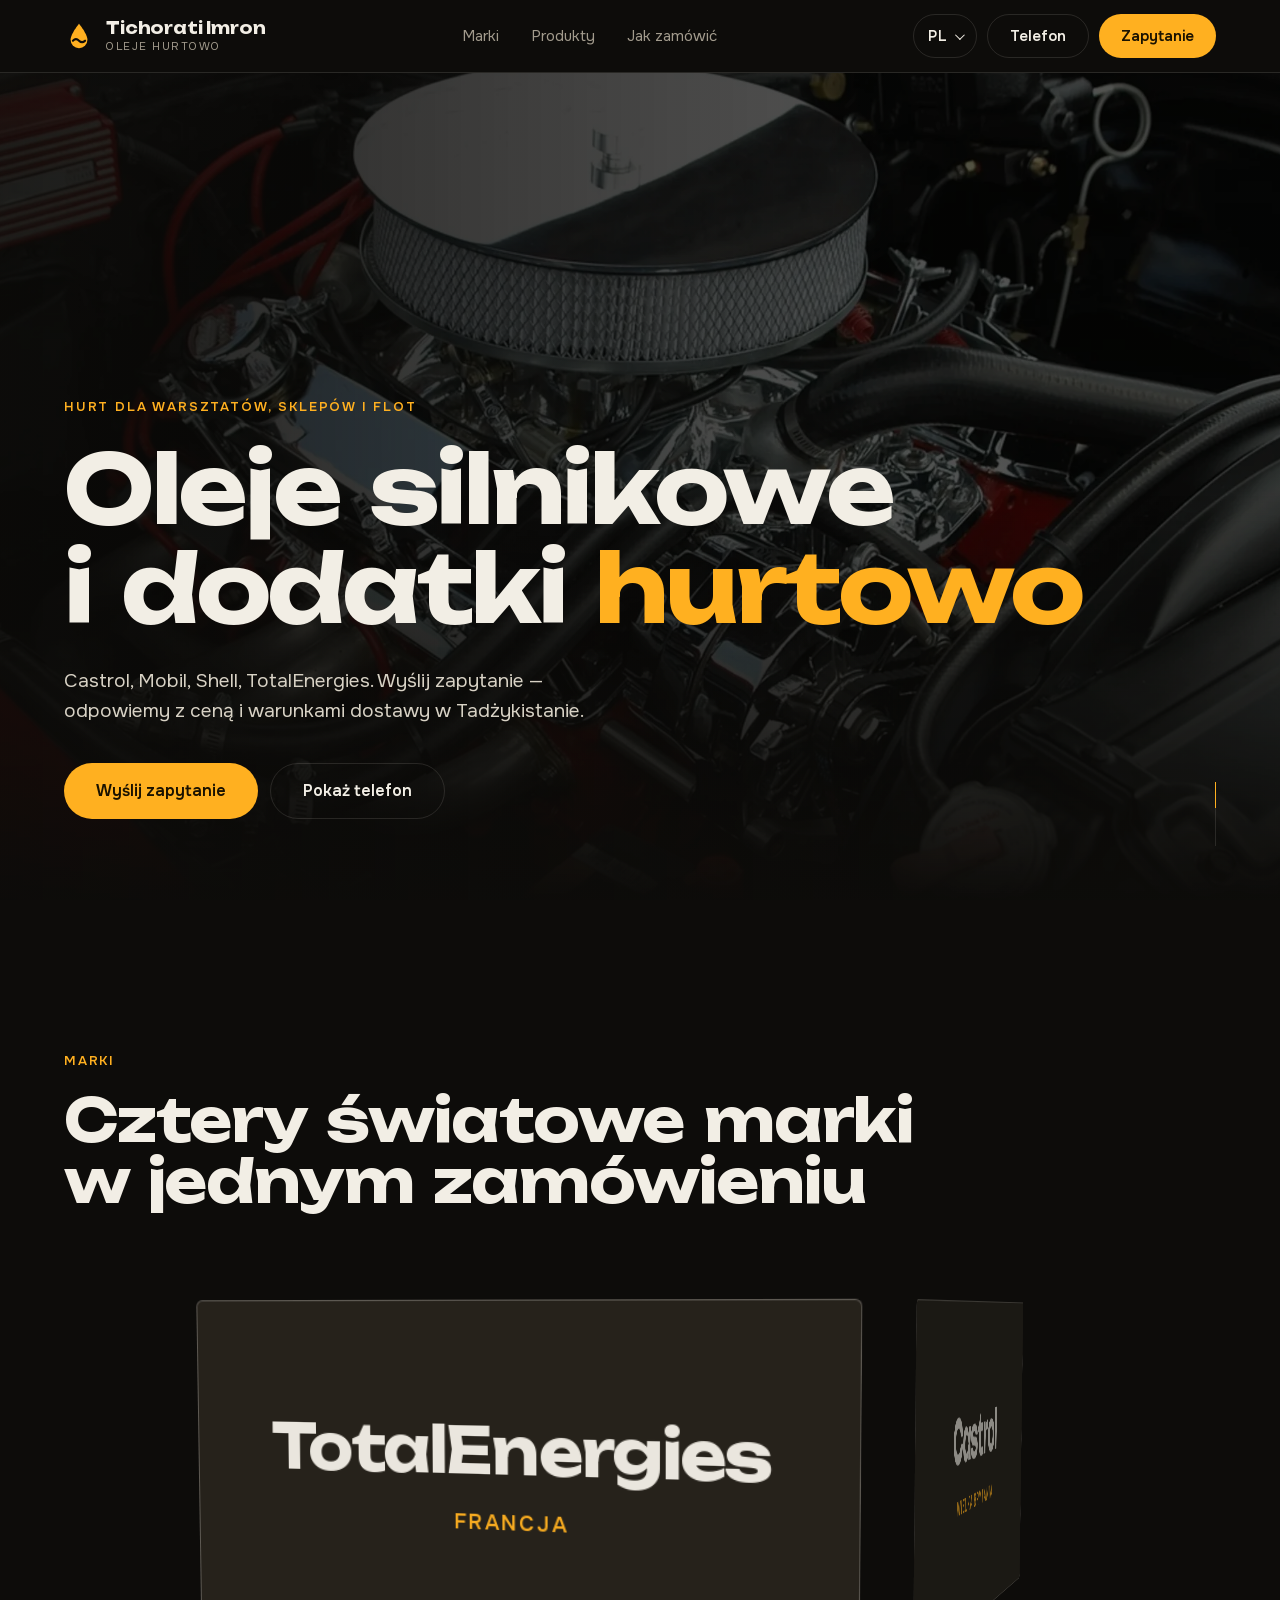
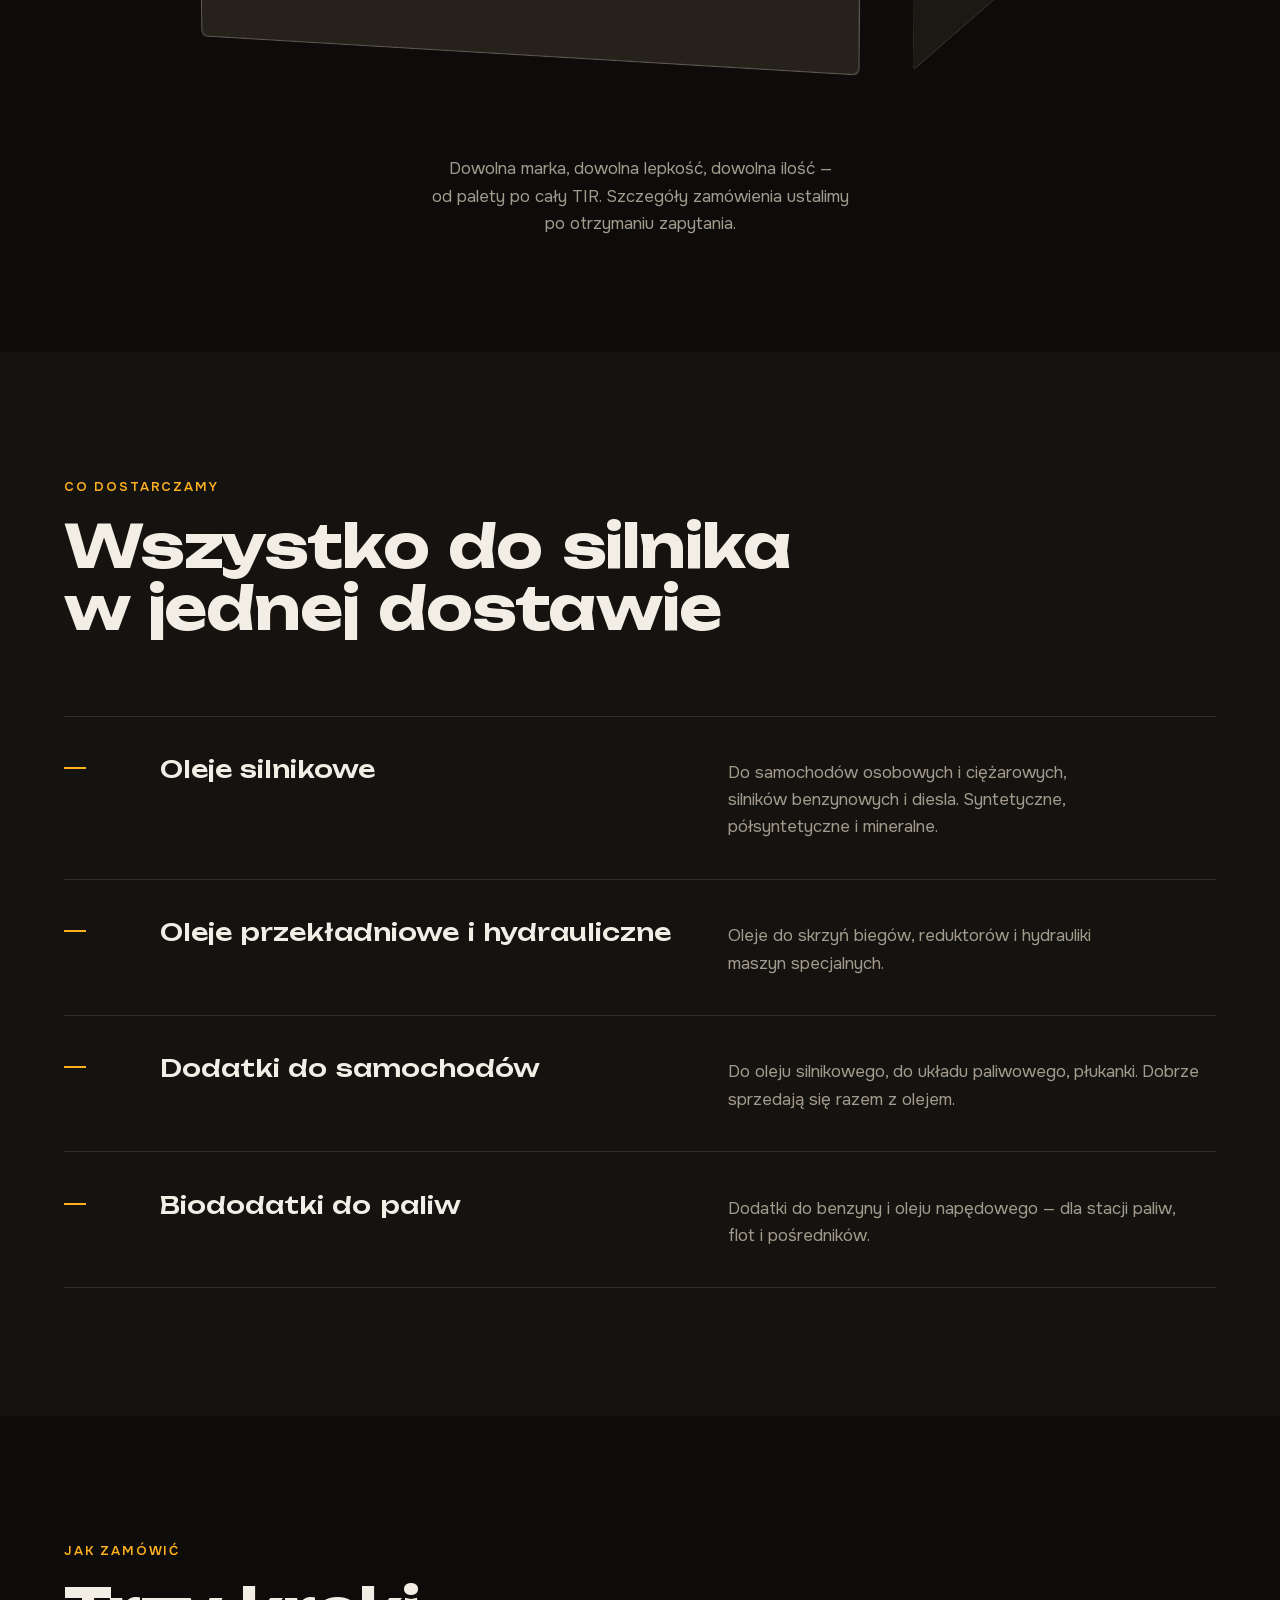
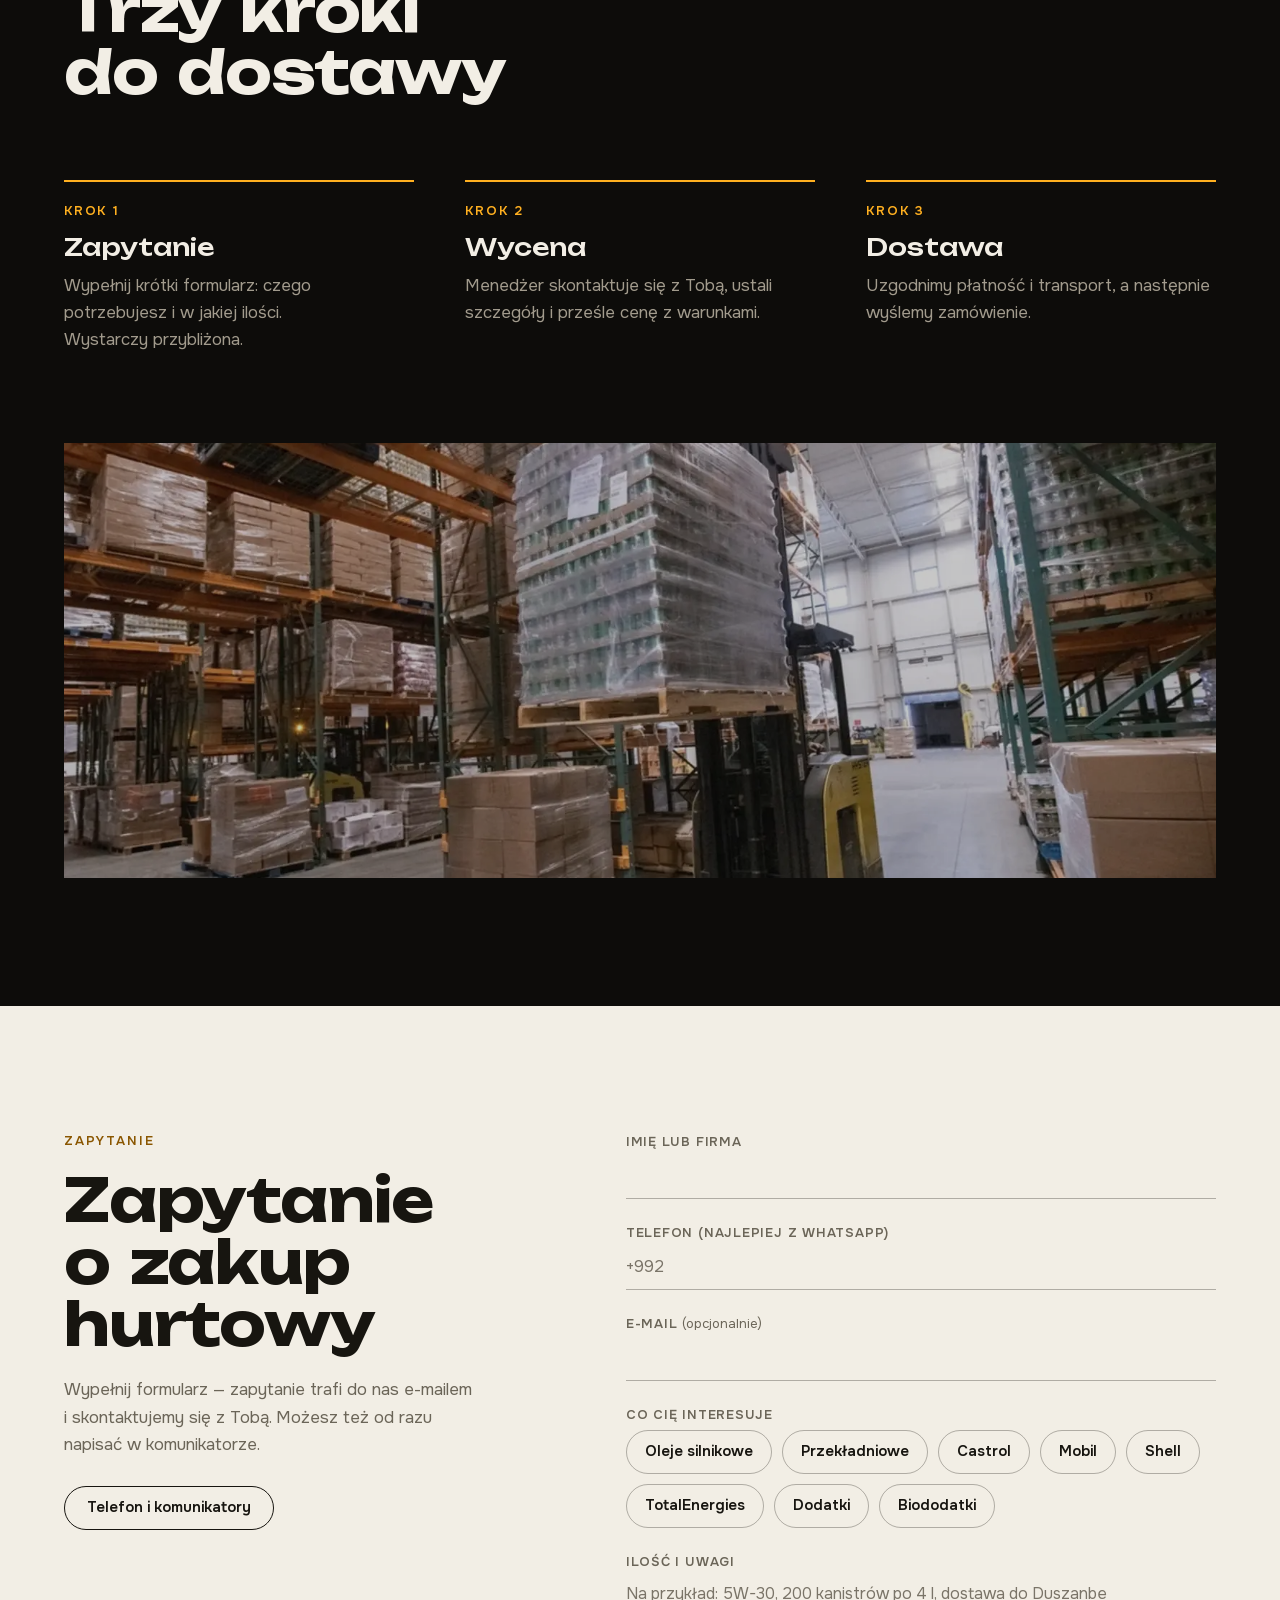
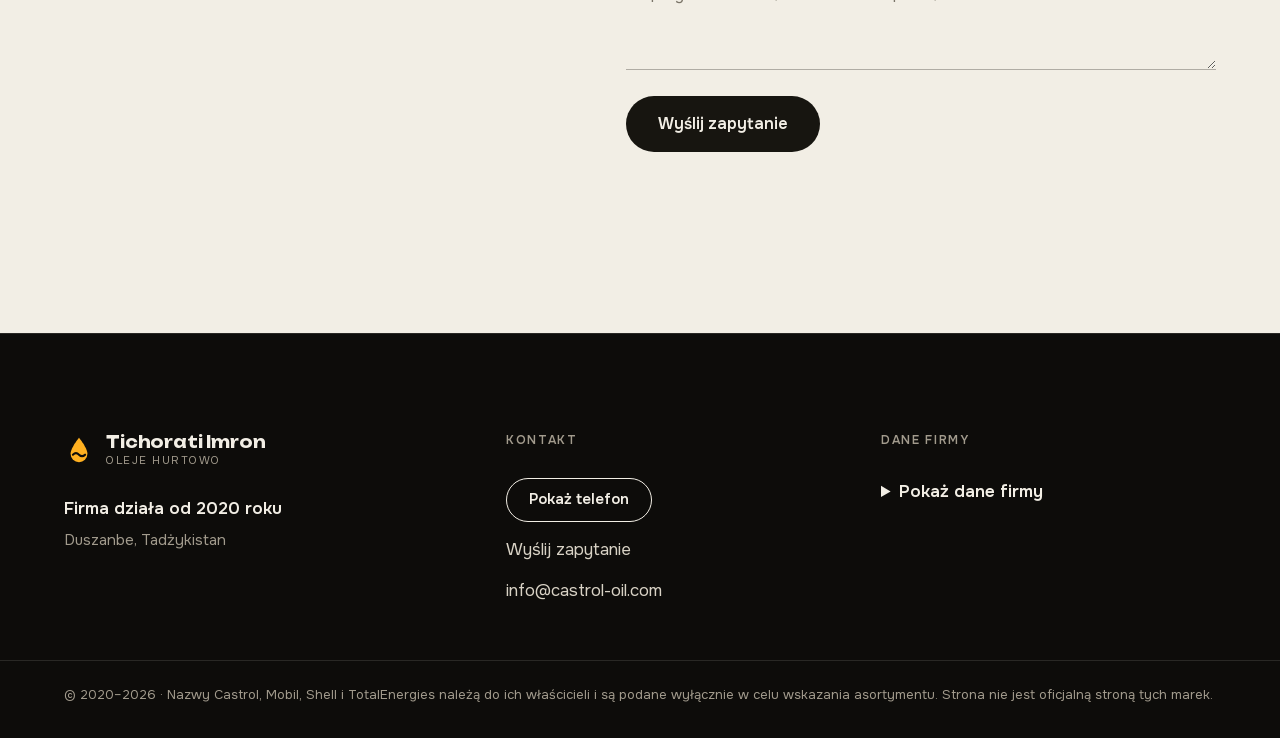
<file: pl/index.html>
<!doctype html>
<html lang="pl">
<head>
<meta charset="utf-8">
<meta name="viewport" content="width=device-width, initial-scale=1">
<title>Tichorati Imron — hurtowa sprzedaż olejów i dodatków, Duszanbe</title>
<meta name="description" content="Hurtowe dostawy olejów silnikowych Castrol, Mobil, Shell i TotalEnergies, dodatków do samochodów i biododatków do paliw w Tadżykistanie. Zapytanie o zakup hurtowy online.">
<meta name="theme-color" content="#0d0c0a">
<meta name="robots" content="noindex,nofollow">
<link rel="canonical" href="https://castrol-oil.com/pl/">
<link rel="alternate" hreflang="ru" href="https://castrol-oil.com/">
<link rel="alternate" hreflang="tg" href="https://castrol-oil.com/tj/">
<link rel="alternate" hreflang="en" href="https://castrol-oil.com/en/">
<link rel="alternate" hreflang="pl" href="https://castrol-oil.com/pl/">
<link rel="alternate" hreflang="x-default" href="https://castrol-oil.com/">
<link rel="icon" href="data:image/svg+xml,%3Csvg xmlns='http://www.w3.org/2000/svg' viewBox='0 0 32 32'%3E%3Cpath d='M16 3C16 3 7 14 7 20a9 9 0 0 0 18 0C25 14 16 3 16 3Z' fill='%23ffb020'/%3E%3Cpath d='M9.5 21c2.2-2.2 4.3-2.2 6.5 0s4.3 2.2 6.5 0' fill='none' stroke='%230d0c0a' stroke-width='2.2' stroke-linecap='round'/%3E%3C/svg%3E">
<link rel="preload" href="../fonts/unb-700-lat.woff2" as="font" type="font/woff2" crossorigin>
<link rel="preload" href="../img/hero.webp" as="image" media="(min-width: 700px)">
<script>document.documentElement.className='js'</script>
<link rel="stylesheet" href="../style.css?v=3">
</head>
<body>

<div class="curtain" aria-hidden="true"><span></span></div>

<header class="nav" id="top">
  <a class="logo" href="#top" aria-label="Strona główna">
    <svg class="logo-mark" viewBox="0 0 32 32" aria-hidden="true"><path d="M16 3C16 3 7 14 7 20a9 9 0 0 0 18 0C25 14 16 3 16 3Z" fill="#ffb020"/><path d="M9.5 21c2.2-2.2 4.3-2.2 6.5 0s4.3 2.2 6.5 0" fill="none" stroke="#0d0c0a" stroke-width="2.2" stroke-linecap="round"/></svg>
    <span class="logo-t">Tichorati Imron<small>Oleje hurtowo</small></span>
  </a>
  <nav class="nav-links" aria-label="Sekcje">
    <a href="#brands">Marki</a>
    <a href="#products">Produkty</a>
    <a href="#how">Jak zamówić</a>
  </nav>
  <div class="nav-actions">
    <details class="lang"><summary aria-label="Język"><span>PL</span></summary><ul><li><a href="../index.html" hreflang="ru" lang="ru" data-lang="ru">Русский</a></li><li><a href="../tj/index.html" hreflang="tg" lang="tg" data-lang="tj">Тоҷикӣ</a></li><li><a href="../en/index.html" hreflang="en" lang="en" data-lang="en">English</a></li><li><a href="../pl/index.html" hreflang="pl" lang="pl" data-lang="pl" aria-current="true">Polski</a></li></ul></details>
    <button type="button" class="btn-ghost" data-phone>Telefon</button>
    <a class="btn" href="#zayavka">Zapytanie</a>
  </div>
</header>

<main>

<!-- 1. Первый экран -->
<section class="hero">
  <picture class="hero-bg" aria-hidden="true">
    <source media="(max-width: 699px)" srcset="../img/hero-m.webp">
    <img src="../img/hero.webp" alt="" width="1920" height="1277" fetchpriority="high">
  </picture>
  <div class="hero-in">
    <p class="eyebrow">Hurt dla warsztatów, sklepów i&nbsp;flot</p>
    <h1>Oleje silnikowe<br class="d"> i&nbsp;dodatki <em>hurtowo</em></h1>
    <p class="lead">Castrol, Mobil, Shell, TotalEnergies. Wyślij zapytanie&nbsp;— odpowiemy z&nbsp;ceną i&nbsp;warunkami dostawy w&nbsp;Tadżykistanie.</p>
    <div class="hero-cta">
      <a class="btn btn-lg" href="#zayavka">Wyślij zapytanie</a>
      <button type="button" class="btn-ghost btn-lg" data-phone>Pokaż telefon</button>
    </div>
  </div>
  <a class="scroll-cue" href="#brands" aria-label="Przewiń w&nbsp;dół"><span></span></a>
</section>

<!-- 2. Бренды — вращающееся кольцо -->
<section class="brands" id="brands">
  <div class="wrap">
    <p class="kicker rv">Marki</p>
    <h2 class="rv">Cztery światowe marki<br class="d"> w&nbsp;jednym zamówieniu</h2>
  </div>
  <div class="stage" id="stage" aria-label="Marki: Castrol, Mobil, Shell, TotalEnergies">
    <div class="ring" id="ring">
      <div class="face"><b>Castrol</b><span>Wielka Brytania</span></div>
      <div class="face"><b>Mobil</b><span>USA</span></div>
      <div class="face"><b>Shell</b><span>Wielka Brytania, Holandia</span></div>
      <div class="face"><b>TotalEnergies</b><span>Francja</span></div>
    </div>
  </div>
  <p class="wrap brands-note rv">Dowolna marka, dowolna lepkość, dowolna ilość — od&nbsp;palety po&nbsp;cały TIR. Szczegóły zamówienia ustalimy po&nbsp;otrzymaniu zapytania.</p>
</section>

<!-- 3. Продукция -->
<section class="products" id="products">
  <div class="wrap">
    <p class="kicker rv">Co dostarczamy</p>
    <h2 class="rv">Wszystko do&nbsp;silnika<br class="d"> w&nbsp;jednej dostawie</h2>
    <ul class="plist">
      <li class="rv">
        <span class="n" aria-hidden="true"></span>
        <h3>Oleje silnikowe</h3>
        <p>Do&nbsp;samochodów osobowych i&nbsp;ciężarowych, silników benzynowych i&nbsp;diesla. Syntetyczne, półsyntetyczne i&nbsp;mineralne.</p>
      </li>
      <li class="rv">
        <span class="n" aria-hidden="true"></span>
        <h3>Oleje przekładniowe i&nbsp;hydrauliczne</h3>
        <p>Oleje do&nbsp;skrzyń biegów, reduktorów i&nbsp;hydrauliki maszyn specjalnych.</p>
      </li>
      <li class="rv">
        <span class="n" aria-hidden="true"></span>
        <h3>Dodatki do&nbsp;samochodów</h3>
        <p>Do&nbsp;oleju silnikowego, do&nbsp;układu paliwowego, płukanki. Dobrze sprzedają się razem z&nbsp;olejem.</p>
      </li>
      <li class="rv">
        <span class="n" aria-hidden="true"></span>
        <h3>Biododatki do&nbsp;paliw</h3>
        <p>Dodatki do&nbsp;benzyny i&nbsp;oleju napędowego&nbsp;— dla stacji paliw, flot i&nbsp;pośredników.</p>
      </li>
    </ul>
  </div>
</section>

<!-- 4. Как заказать -->
<section class="how" id="how">
  <div class="wrap">
    <p class="kicker rv">Jak zamówić</p>
    <h2 class="rv">Trzy kroki<br class="d"> do&nbsp;dostawy</h2>
    <div class="steps">
      <div class="step rv"><span class="n">Krok 1</span><h3>Zapytanie</h3><p>Wypełnij krótki formularz: czego potrzebujesz i&nbsp;w&nbsp;jakiej ilości. Wystarczy przybliżona.</p></div>
      <div class="step rv"><span class="n">Krok 2</span><h3>Wycena</h3><p>Menedżer skontaktuje się z&nbsp;Tobą, ustali szczegóły i&nbsp;prześle cenę z&nbsp;warunkami.</p></div>
      <div class="step rv"><span class="n">Krok 3</span><h3>Dostawa</h3><p>Uzgodnimy płatność i&nbsp;transport, a&nbsp;następnie wyślemy zamówienie.</p></div>
    </div>
    <figure class="band rv"><img src="../img/sklad.webp" width="1600" height="1067" loading="lazy" alt="Magazyn z&nbsp;paletami i&nbsp;wózkiem widłowym"></figure>
  </div>
</section>

<!-- 5. Заявка -->
<section class="apply" id="zayavka">
  <div class="wrap apply-grid">
    <div class="apply-head">
      <p class="kicker rv">Zapytanie</p>
      <h2 class="rv">Zapytanie o&nbsp;zakup hurtowy</h2>
      <p class="rv">Wypełnij formularz — zapytanie trafi do&nbsp;nas e-mailem i&nbsp;skontaktujemy się z&nbsp;Tobą. Możesz też od&nbsp;razu napisać w&nbsp;komunikatorze.</p>
      <div class="msg-row rv">
        <button type="button" class="btn-line" data-phone>Telefon i&nbsp;komunikatory</button>
      </div>
    </div>

    <form class="form rv" id="form" action="../send.php" method="post" novalidate>
      <div class="field">
        <label for="f-name">Imię lub firma</label>
        <input id="f-name" name="name" type="text" autocomplete="name" required>
      </div>
      <div class="field">
        <label for="f-phone">Telefon (najlepiej z&nbsp;WhatsApp)</label>
        <input id="f-phone" name="phone" type="tel" inputmode="tel" autocomplete="tel" placeholder="+992" required>
      </div>
      <div class="field">
        <label for="f-mail">E-mail <i>(opcjonalnie)</i></label>
        <input id="f-mail" name="email" type="email" autocomplete="email">
      </div>

      <fieldset class="field chips">
        <legend>Co Cię interesuje</legend>
        <!-- значения (value) всегда по-русски: менеджер читает письмо на русском -->
        <label><input type="checkbox" name="interest[]" value="Моторные масла"><span>Oleje silnikowe</span></label>
        <label><input type="checkbox" name="interest[]" value="Трансмиссионные и гидравлические"><span>Przekładniowe</span></label>
        <label><input type="checkbox" name="interest[]" value="Castrol"><span>Castrol</span></label>
        <label><input type="checkbox" name="interest[]" value="Mobil"><span>Mobil</span></label>
        <label><input type="checkbox" name="interest[]" value="Shell"><span>Shell</span></label>
        <label><input type="checkbox" name="interest[]" value="TotalEnergies"><span>TotalEnergies</span></label>
        <label><input type="checkbox" name="interest[]" value="Присадки"><span>Dodatki</span></label>
        <label><input type="checkbox" name="interest[]" value="Биодобавки в топливо"><span>Biododatki</span></label>
      </fieldset>

      <div class="field">
        <label for="f-msg">Ilość i&nbsp;uwagi</label>
        <textarea id="f-msg" name="message" rows="3" placeholder="Na&nbsp;przykład: 5W-30, 200 kanistrów po&nbsp;4 l, dostawa do&nbsp;Duszanbe"></textarea>
      </div>

      <!-- ловушка для роботов: человек это поле не видит -->
      <div class="hp" aria-hidden="true"><label>Nie wypełniaj <input type="text" name="website" tabindex="-1" autocomplete="off"></label></div>
      <input type="hidden" name="t" id="f-t" value="">
      <input type="hidden" name="lang" value="pl">

      <button class="btn btn-lg btn-submit" type="submit">Wyślij zapytanie</button>
      <p class="form-status" id="status" role="status" aria-live="polite"></p>
    </form>
  </div>
</section>

</main>

<footer class="foot">
  <div class="wrap foot-grid">
    <div>
      <a class="logo" href="#top"><svg class="logo-mark" viewBox="0 0 32 32" aria-hidden="true"><path d="M16 3C16 3 7 14 7 20a9 9 0 0 0 18 0C25 14 16 3 16 3Z" fill="#ffb020"/><path d="M9.5 21c2.2-2.2 4.3-2.2 6.5 0s4.3 2.2 6.5 0" fill="none" stroke="#0d0c0a" stroke-width="2.2" stroke-linecap="round"/></svg><span class="logo-t">Tichorati Imron<small>Oleje hurtowo</small></span></a>
      <p class="since">Firma działa od&nbsp;2020 roku</p>
      <p class="city">Duszanbe, Tadżykistan</p>
      
    </div>
    <div class="foot-col">
      <p class="foot-h">Kontakt</p>
      <button type="button" class="btn-line" data-phone>Pokaż telefon</button>
      <a href="#zayavka">Wyślij zapytanie</a>
      <a id="mail-link" href="#" hidden></a>
    </div>
    <div class="foot-col">
      <p class="foot-h">Dane firmy</p>
      <details class="req">
        <summary>Pokaż dane firmy</summary>
        <dl id="req">
          <dt>Firma</dt><dd data-req="name">—</dd>
          <dt>TIN</dt><dd data-req="tin">—</dd>
          <dt>INN w&nbsp;Rosji</dt><dd data-req="inn">—</dd>
          <dt>Adres</dt><dd data-req="addr">—</dd>
        </dl>
      </details>
    </div>
  </div>
  <p class="wrap legal">© 2020–<span id="yr">2026</span> · Nazwy Castrol, Mobil, Shell i&nbsp;TotalEnergies należą do&nbsp;ich właścicieli i&nbsp;są podane wyłącznie w&nbsp;celu wskazania asortymentu. Strona nie jest oficjalną stroną tych marek.</p>
</footer>

<!-- Окно с телефоном: номера в коде страницы нет в открытом виде -->
<dialog class="phone" id="phone" aria-labelledby="ph-h">
  <form method="dialog"><button class="x" aria-label="Zamknij">×</button></form>
  <p class="foot-h" id="ph-h">Telefon kontaktowy</p>
  <a class="ph-num" id="ph-num" href="#">…</a>
  <div class="ph-btns">
    <a class="btn" id="ph-call" href="#">Zadzwoń</a>
    <a class="btn-line" id="ph-wa" href="#" target="_blank" rel="noopener">WhatsApp</a>
    <a class="btn-line" id="ph-tg" href="#" target="_blank" rel="noopener">Telegram</a>
  </div>
</dialog>

<script>window.I18N={"demo": "To wersja demonstracyjna: na docelowej stronie zapytanie trafia na e-mail firmy.", "name": "TICHORATI IMRON LLC", "invalid": "Sprawdź imię i telefon.", "sending": "Wysyłanie…", "ok": "Dziękujemy! Zapytanie wysłane, skontaktujemy się z Tobą.", "fail_pre": "Nie udało się wysłać e-mailem.", "fail_link": "Wyślij to samo zapytanie przez WhatsApp", "wa_title": "Zapytanie o zakup hurtowy", "wa_name": "Imię", "wa_phone": "Telefon", "wa_interest": "Interesuje", "wa_comment": "Uwagi", "addr": "Republika Tadżykistanu, 734000, Duszanbe, rejon Somoni, ul. Szochtemur, 73A, lok. 5", "mail": "info@castrol-oil.com"};</script>
<script src="../app.js?v=3" defer></script>
</body>
</html>
</file>
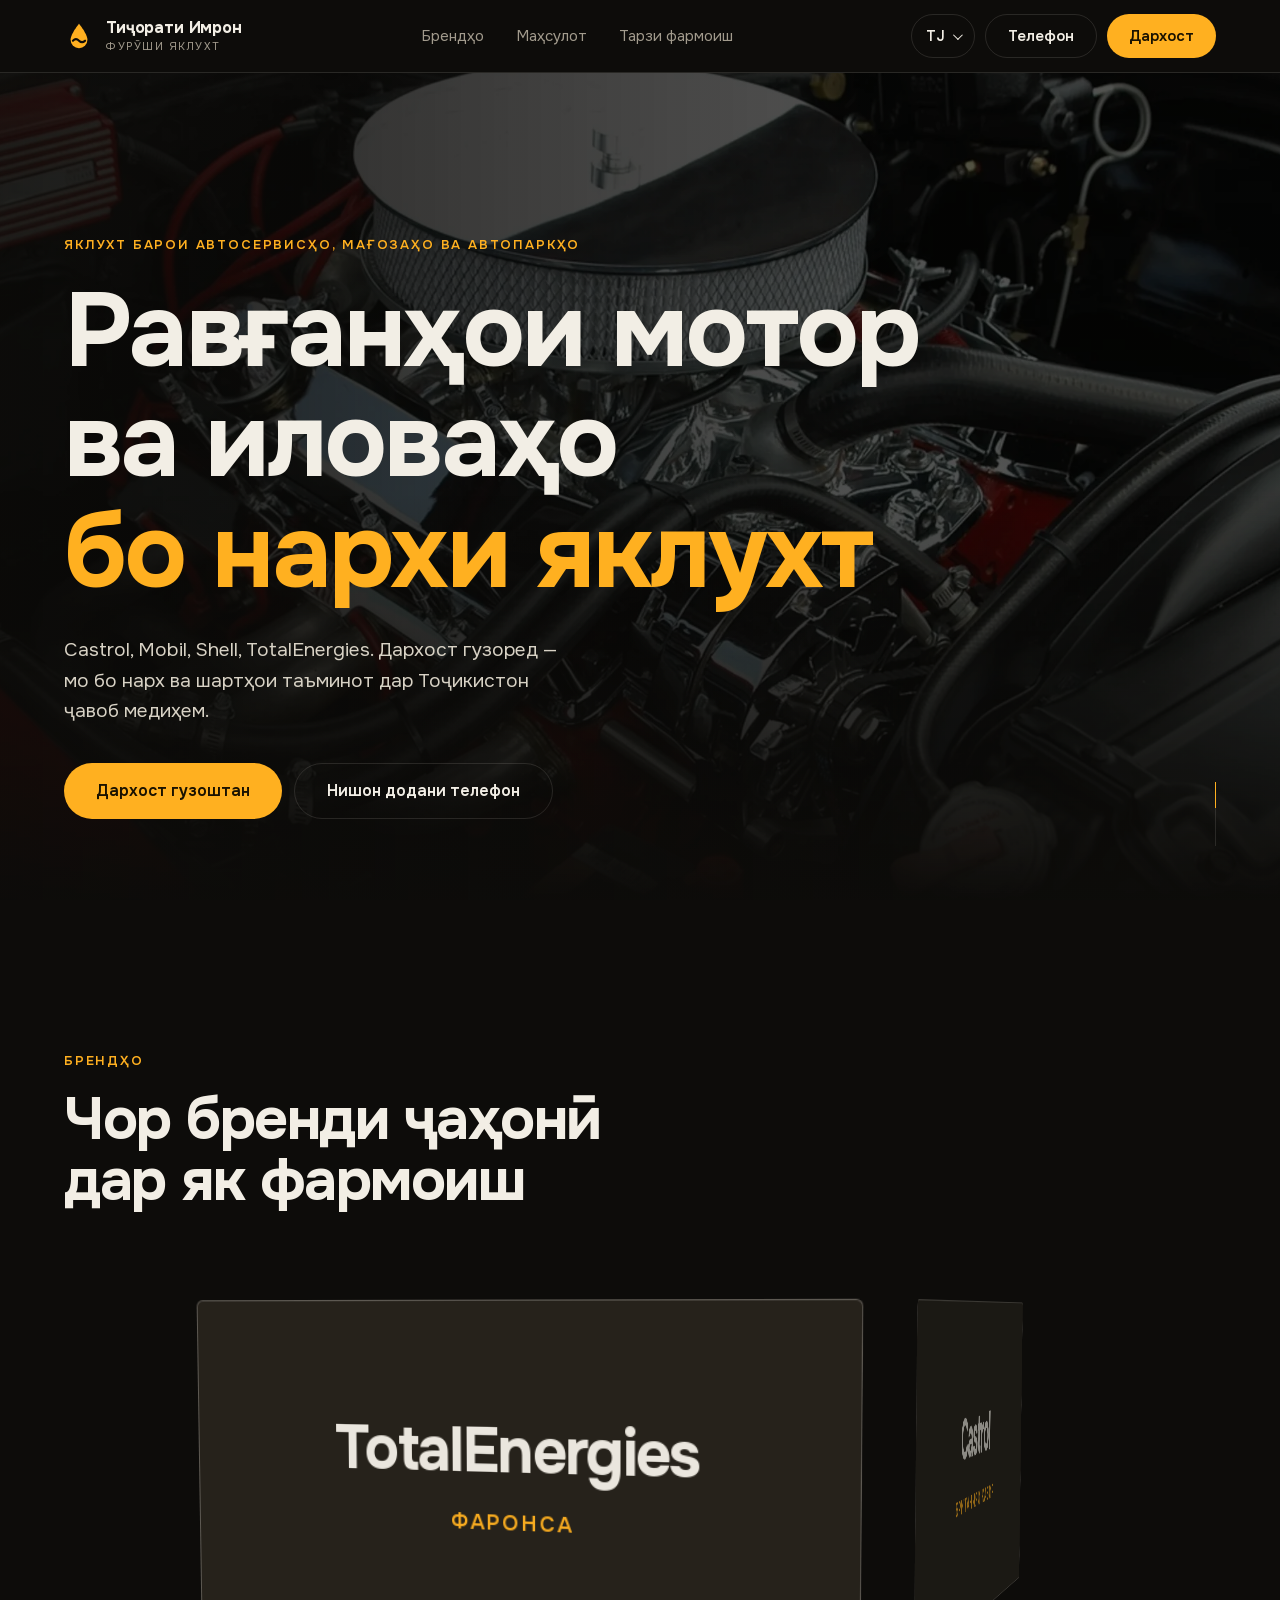
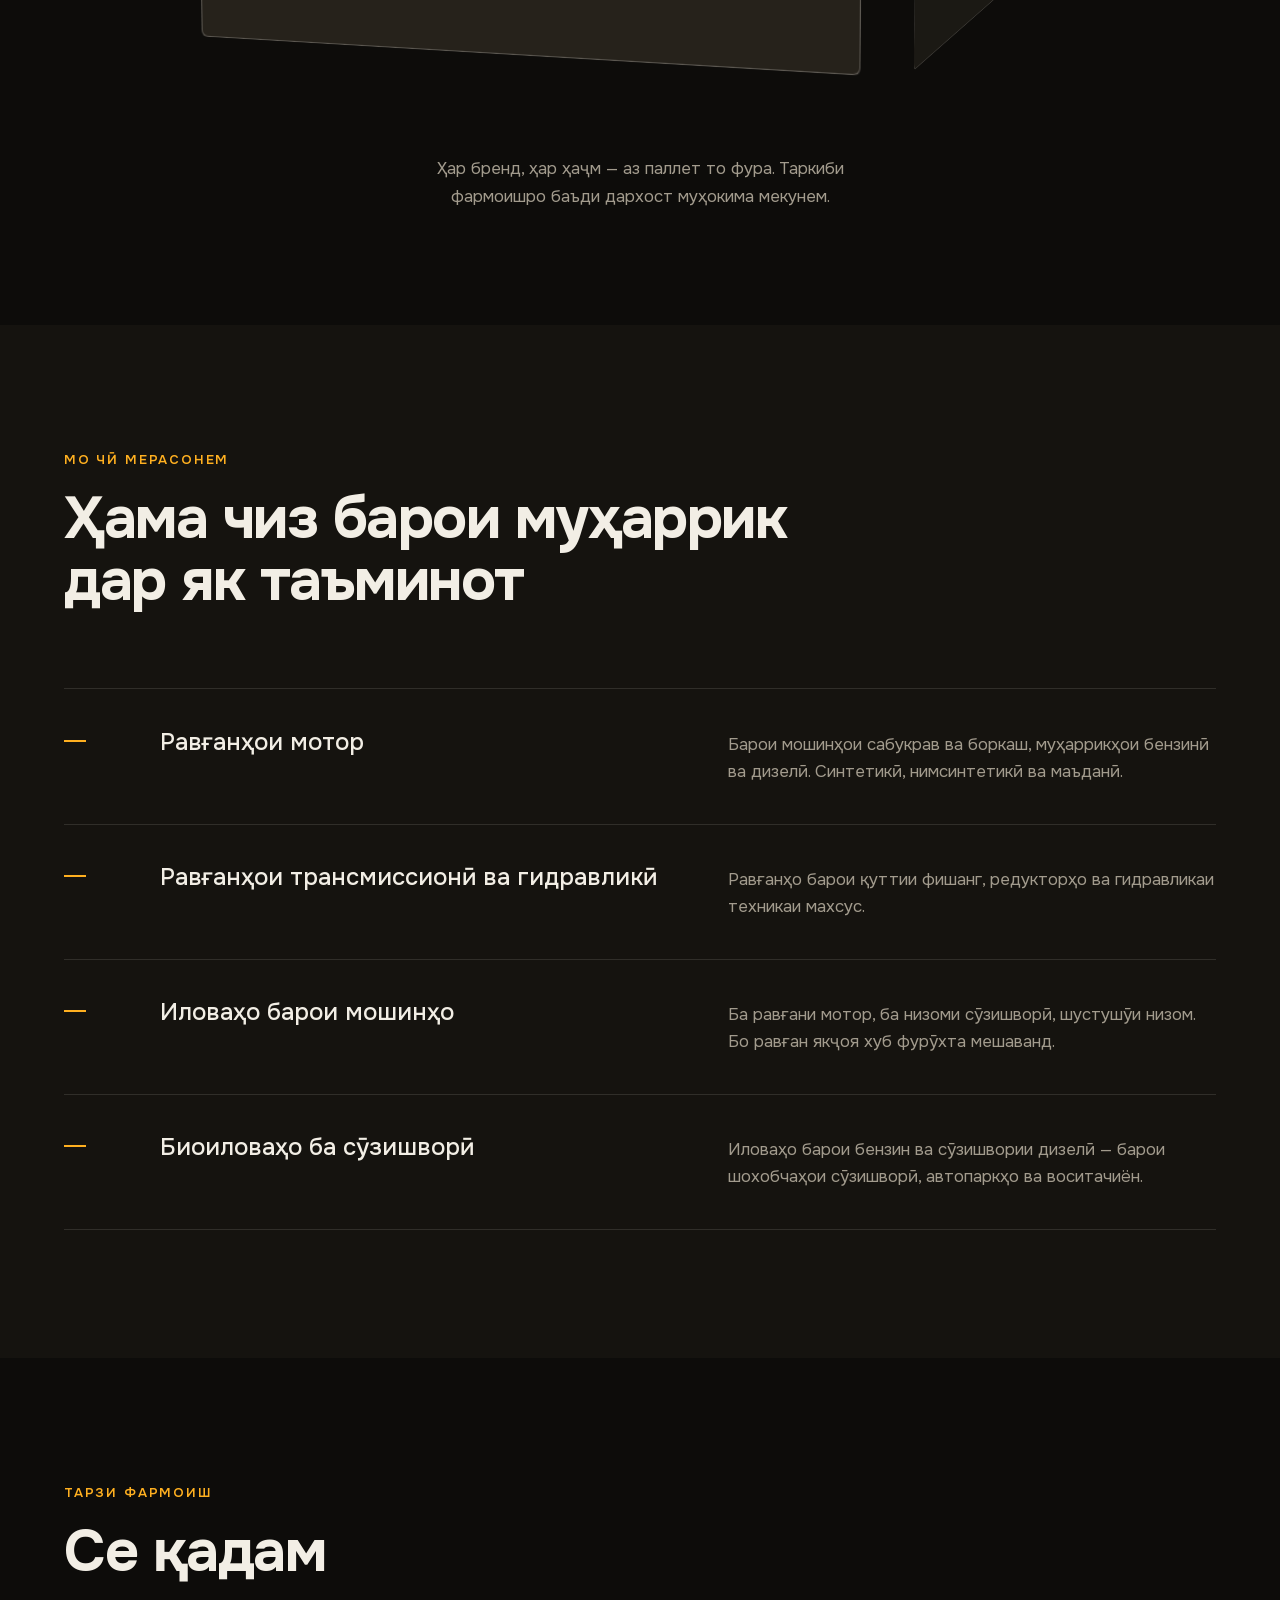
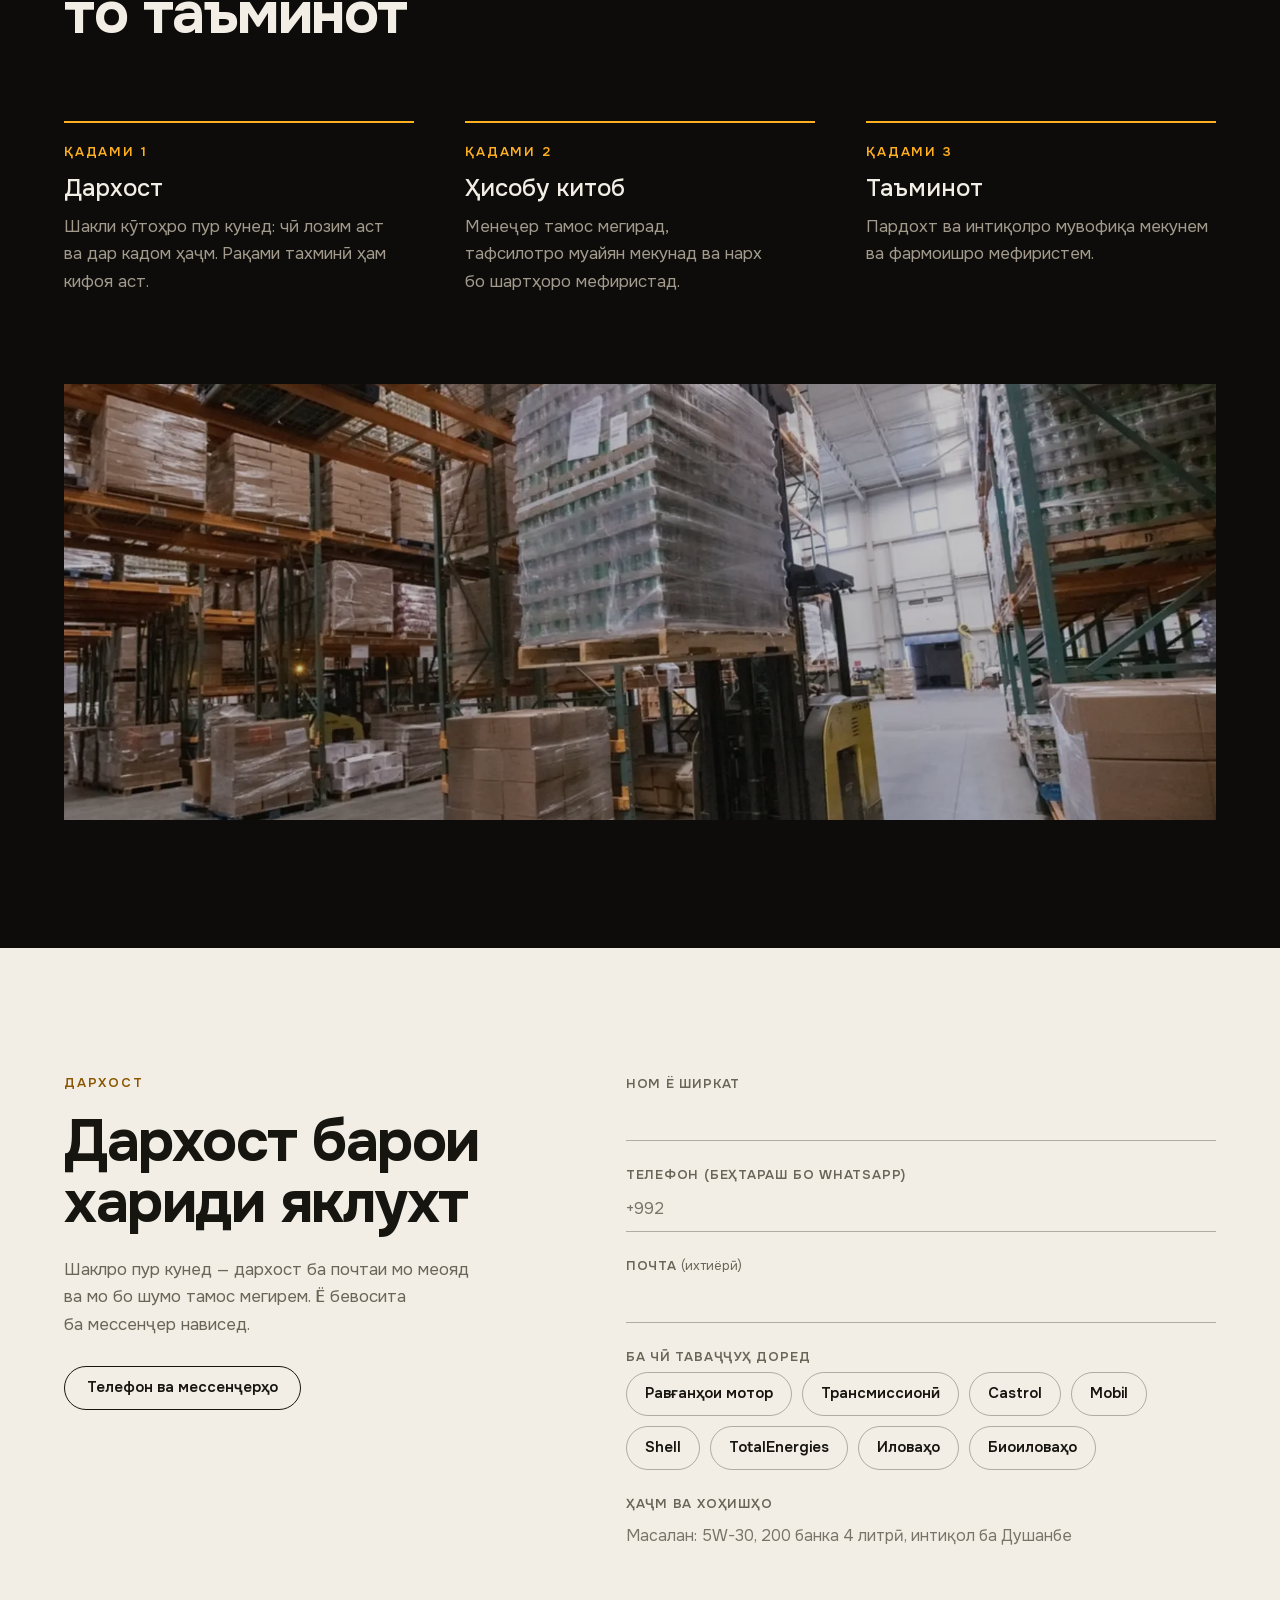
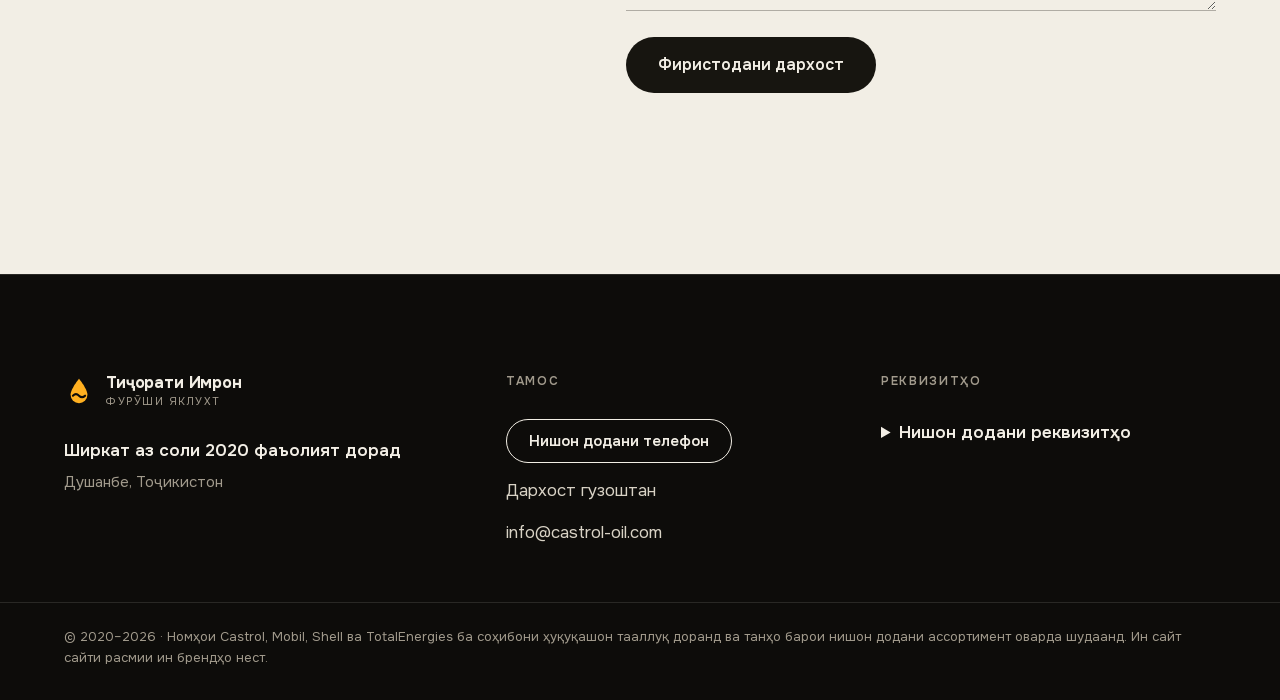
<file: tj/index.html>
<!doctype html>
<html lang="tg">
<head>
<meta charset="utf-8">
<meta name="viewport" content="width=device-width, initial-scale=1">
<title>Тиҷорати Имрон — равғанҳо ва иловаҳо бо нархи яклухт, Душанбе</title>
<meta name="description" content="Таъминоти яклухти равғанҳои мотори Castrol, Mobil, Shell, TotalEnergies, иловаҳо барои мошинҳо ва биоиловаҳо ба сӯзишворӣ дар Тоҷикистон. Дархости хариди яклухтро онлайн фиристед.">
<meta name="theme-color" content="#0d0c0a">
<meta name="robots" content="noindex,nofollow">
<link rel="canonical" href="https://castrol-oil.com/tj/">
<link rel="alternate" hreflang="ru" href="https://castrol-oil.com/">
<link rel="alternate" hreflang="tg" href="https://castrol-oil.com/tj/">
<link rel="alternate" hreflang="en" href="https://castrol-oil.com/en/">
<link rel="alternate" hreflang="pl" href="https://castrol-oil.com/pl/">
<link rel="alternate" hreflang="x-default" href="https://castrol-oil.com/">
<link rel="icon" href="data:image/svg+xml,%3Csvg xmlns='http://www.w3.org/2000/svg' viewBox='0 0 32 32'%3E%3Cpath d='M16 3C16 3 7 14 7 20a9 9 0 0 0 18 0C25 14 16 3 16 3Z' fill='%23ffb020'/%3E%3Cpath d='M9.5 21c2.2-2.2 4.3-2.2 6.5 0s4.3 2.2 6.5 0' fill='none' stroke='%230d0c0a' stroke-width='2.2' stroke-linecap='round'/%3E%3C/svg%3E">
<link rel="preload" href="../fonts/onest-v-cyr.woff2" as="font" type="font/woff2" crossorigin>
<link rel="preload" href="../img/hero.webp" as="image" media="(min-width: 700px)">
<script>document.documentElement.className='js'</script>
<link rel="stylesheet" href="../style.css?v=3">
</head>
<body>

<div class="curtain" aria-hidden="true"><span></span></div>

<header class="nav" id="top">
  <a class="logo" href="#top" aria-label="Ба&nbsp;саҳифаи асосӣ">
    <svg class="logo-mark" viewBox="0 0 32 32" aria-hidden="true"><path d="M16 3C16 3 7 14 7 20a9 9 0 0 0 18 0C25 14 16 3 16 3Z" fill="#ffb020"/><path d="M9.5 21c2.2-2.2 4.3-2.2 6.5 0s4.3 2.2 6.5 0" fill="none" stroke="#0d0c0a" stroke-width="2.2" stroke-linecap="round"/></svg>
    <span class="logo-t">Тиҷорати Имрон<small>Фурӯши яклухт</small></span>
  </a>
  <nav class="nav-links" aria-label="Бахшҳо">
    <a href="#brands">Брендҳо</a>
    <a href="#products">Маҳсулот</a>
    <a href="#how">Тарзи фармоиш</a>
  </nav>
  <div class="nav-actions">
    <details class="lang"><summary aria-label="Забон"><span>TJ</span></summary><ul><li><a href="../index.html" hreflang="ru" lang="ru" data-lang="ru">Русский</a></li><li><a href="../tj/index.html" hreflang="tg" lang="tg" data-lang="tj" aria-current="true">Тоҷикӣ</a></li><li><a href="../en/index.html" hreflang="en" lang="en" data-lang="en">English</a></li><li><a href="../pl/index.html" hreflang="pl" lang="pl" data-lang="pl">Polski</a></li></ul></details>
    <button type="button" class="btn-ghost" data-phone>Телефон</button>
    <a class="btn" href="#zayavka">Дархост</a>
  </div>
</header>

<main>

<!-- 1. Первый экран -->
<section class="hero">
  <picture class="hero-bg" aria-hidden="true">
    <source media="(max-width: 699px)" srcset="../img/hero-m.webp">
    <img src="../img/hero.webp" alt="" width="1920" height="1277" fetchpriority="high">
  </picture>
  <div class="hero-in">
    <p class="eyebrow">Яклухт барои автосервисҳо, мағозаҳо ва&nbsp;автопаркҳо</p>
    <h1>Равғанҳои мотор<br class="d"> ва&nbsp;иловаҳо <em>бо&nbsp;нархи яклухт</em></h1>
    <p class="lead">Castrol, Mobil, Shell, TotalEnergies. Дархост гузоред&nbsp;— мо&nbsp;бо&nbsp;нарх ва&nbsp;шартҳои таъминот дар&nbsp;Тоҷикистон ҷавоб медиҳем.</p>
    <div class="hero-cta">
      <a class="btn btn-lg" href="#zayavka">Дархост гузоштан</a>
      <button type="button" class="btn-ghost btn-lg" data-phone>Нишон додани телефон</button>
    </div>
  </div>
  <a class="scroll-cue" href="#brands" aria-label="Ба&nbsp;поён"><span></span></a>
</section>

<!-- 2. Бренды — вращающееся кольцо -->
<section class="brands" id="brands">
  <div class="wrap">
    <p class="kicker rv">Брендҳо</p>
    <h2 class="rv">Чор бренди ҷаҳонӣ<br class="d"> дар&nbsp;як&nbsp;фармоиш</h2>
  </div>
  <div class="stage" id="stage" aria-label="Брендҳо: Castrol, Mobil, Shell, TotalEnergies">
    <div class="ring" id="ring">
      <div class="face"><b>Castrol</b><span>Британияи Кабир</span></div>
      <div class="face"><b>Mobil</b><span>ИМА</span></div>
      <div class="face"><b>Shell</b><span>Британияи Кабир, Нидерланд</span></div>
      <div class="face"><b>TotalEnergies</b><span>Фаронса</span></div>
    </div>
  </div>
  <p class="wrap brands-note rv">Ҳар бренд, ҳар ҳаҷм — аз&nbsp;паллет то&nbsp;фура. Таркиби фармоишро баъди дархост муҳокима мекунем.</p>
</section>

<!-- 3. Продукция -->
<section class="products" id="products">
  <div class="wrap">
    <p class="kicker rv">Мо&nbsp;чӣ мерасонем</p>
    <h2 class="rv">Ҳама чиз барои муҳаррик<br class="d"> дар&nbsp;як&nbsp;таъминот</h2>
    <ul class="plist">
      <li class="rv">
        <span class="n" aria-hidden="true"></span>
        <h3>Равғанҳои мотор</h3>
        <p>Барои мошинҳои сабукрав ва&nbsp;боркаш, муҳаррикҳои бензинӣ ва&nbsp;дизелӣ. Синтетикӣ, нимсинтетикӣ ва&nbsp;маъданӣ.</p>
      </li>
      <li class="rv">
        <span class="n" aria-hidden="true"></span>
        <h3>Равғанҳои трансмиссионӣ ва&nbsp;гидравликӣ</h3>
        <p>Равғанҳо барои қуттии фишанг, редукторҳо ва&nbsp;гидравликаи техникаи махсус.</p>
      </li>
      <li class="rv">
        <span class="n" aria-hidden="true"></span>
        <h3>Иловаҳо барои мошинҳо</h3>
        <p>Ба&nbsp;равғани мотор, ба&nbsp;низоми сӯзишворӣ, шустушӯи низом. Бо&nbsp;равған якҷоя хуб фурӯхта мешаванд.</p>
      </li>
      <li class="rv">
        <span class="n" aria-hidden="true"></span>
        <h3>Биоиловаҳо ба&nbsp;сӯзишворӣ</h3>
        <p>Иловаҳо барои бензин ва&nbsp;сӯзишвории дизелӣ&nbsp;— барои шохобчаҳои сӯзишворӣ, автопаркҳо ва&nbsp;воситачиён.</p>
      </li>
    </ul>
  </div>
</section>

<!-- 4. Как заказать -->
<section class="how" id="how">
  <div class="wrap">
    <p class="kicker rv">Тарзи фармоиш</p>
    <h2 class="rv">Се қадам<br class="d"> то&nbsp;таъминот</h2>
    <div class="steps">
      <div class="step rv"><span class="n">Қадами 1</span><h3>Дархост</h3><p>Шакли кӯтоҳро пур кунед: чӣ лозим аст ва&nbsp;дар&nbsp;кадом ҳаҷм. Рақами тахминӣ ҳам кифоя аст.</p></div>
      <div class="step rv"><span class="n">Қадами 2</span><h3>Ҳисобу китоб</h3><p>Менеҷер тамос мегирад, тафсилотро муайян мекунад ва&nbsp;нарх бо&nbsp;шартҳоро мефиристад.</p></div>
      <div class="step rv"><span class="n">Қадами 3</span><h3>Таъминот</h3><p>Пардохт ва&nbsp;интиқолро мувофиқа мекунем ва&nbsp;фармоишро мефиристем.</p></div>
    </div>
    <figure class="band rv"><img src="../img/sklad.webp" width="1600" height="1067" loading="lazy" alt="Анбор бо&nbsp;паллетҳо ва&nbsp;борбардор"></figure>
  </div>
</section>

<!-- 5. Заявка -->
<section class="apply" id="zayavka">
  <div class="wrap apply-grid">
    <div class="apply-head">
      <p class="kicker rv">Дархост</p>
      <h2 class="rv">Дархост барои хариди яклухт</h2>
      <p class="rv">Шаклро пур кунед — дархост ба&nbsp;почтаи мо&nbsp;меояд ва&nbsp;мо&nbsp;бо&nbsp;шумо тамос мегирем. Ё&nbsp;бевосита ба&nbsp;мессенҷер нависед.</p>
      <div class="msg-row rv">
        <button type="button" class="btn-line" data-phone>Телефон ва&nbsp;мессенҷерҳо</button>
      </div>
    </div>

    <form class="form rv" id="form" action="../send.php" method="post" novalidate>
      <div class="field">
        <label for="f-name">Ном ё&nbsp;ширкат</label>
        <input id="f-name" name="name" type="text" autocomplete="name" required>
      </div>
      <div class="field">
        <label for="f-phone">Телефон (беҳтараш бо&nbsp;WhatsApp)</label>
        <input id="f-phone" name="phone" type="tel" inputmode="tel" autocomplete="tel" placeholder="+992" required>
      </div>
      <div class="field">
        <label for="f-mail">Почта <i>(ихтиёрӣ)</i></label>
        <input id="f-mail" name="email" type="email" autocomplete="email">
      </div>

      <fieldset class="field chips">
        <legend>Ба&nbsp;чӣ таваҷҷуҳ доред</legend>
        <!-- значения (value) всегда по-русски: менеджер читает письмо на русском -->
        <label><input type="checkbox" name="interest[]" value="Моторные масла"><span>Равғанҳои мотор</span></label>
        <label><input type="checkbox" name="interest[]" value="Трансмиссионные и гидравлические"><span>Трансмиссионӣ</span></label>
        <label><input type="checkbox" name="interest[]" value="Castrol"><span>Castrol</span></label>
        <label><input type="checkbox" name="interest[]" value="Mobil"><span>Mobil</span></label>
        <label><input type="checkbox" name="interest[]" value="Shell"><span>Shell</span></label>
        <label><input type="checkbox" name="interest[]" value="TotalEnergies"><span>TotalEnergies</span></label>
        <label><input type="checkbox" name="interest[]" value="Присадки"><span>Иловаҳо</span></label>
        <label><input type="checkbox" name="interest[]" value="Биодобавки в топливо"><span>Биоиловаҳо</span></label>
      </fieldset>

      <div class="field">
        <label for="f-msg">Ҳаҷм ва&nbsp;хоҳишҳо</label>
        <textarea id="f-msg" name="message" rows="3" placeholder="Масалан: 5W-30, 200 банка 4 литрӣ, интиқол ба&nbsp;Душанбе"></textarea>
      </div>

      <!-- ловушка для роботов: человек это поле не видит -->
      <div class="hp" aria-hidden="true"><label>Пур накунед <input type="text" name="website" tabindex="-1" autocomplete="off"></label></div>
      <input type="hidden" name="t" id="f-t" value="">
      <input type="hidden" name="lang" value="tg">

      <button class="btn btn-lg btn-submit" type="submit">Фиристодани дархост</button>
      <p class="form-status" id="status" role="status" aria-live="polite"></p>
    </form>
  </div>
</section>

</main>

<footer class="foot">
  <div class="wrap foot-grid">
    <div>
      <a class="logo" href="#top"><svg class="logo-mark" viewBox="0 0 32 32" aria-hidden="true"><path d="M16 3C16 3 7 14 7 20a9 9 0 0 0 18 0C25 14 16 3 16 3Z" fill="#ffb020"/><path d="M9.5 21c2.2-2.2 4.3-2.2 6.5 0s4.3 2.2 6.5 0" fill="none" stroke="#0d0c0a" stroke-width="2.2" stroke-linecap="round"/></svg><span class="logo-t">Тиҷорати Имрон<small>Фурӯши яклухт</small></span></a>
      <p class="since">Ширкат аз&nbsp;соли 2020 фаъолият дорад</p>
      <p class="city">Душанбе, Тоҷикистон</p>
      
    </div>
    <div class="foot-col">
      <p class="foot-h">Тамос</p>
      <button type="button" class="btn-line" data-phone>Нишон додани телефон</button>
      <a href="#zayavka">Дархост гузоштан</a>
      <a id="mail-link" href="#" hidden></a>
    </div>
    <div class="foot-col">
      <p class="foot-h">Реквизитҳо</p>
      <details class="req">
        <summary>Нишон додани реквизитҳо</summary>
        <dl id="req">
          <dt>Ширкат</dt><dd data-req="name">—</dd>
          <dt>TIN</dt><dd data-req="tin">—</dd>
          <dt>ИНН дар&nbsp;Русия</dt><dd data-req="inn">—</dd>
          <dt>Суроға</dt><dd data-req="addr">—</dd>
        </dl>
      </details>
    </div>
  </div>
  <p class="wrap legal">© 2020–<span id="yr">2026</span> · Номҳои Castrol, Mobil, Shell ва&nbsp;TotalEnergies ба&nbsp;соҳибони ҳуқуқашон тааллуқ доранд ва&nbsp;танҳо барои нишон додани ассортимент оварда шудаанд. Ин сайт сайти расмии ин брендҳо нест.</p>
</footer>

<!-- Окно с телефоном: номера в коде страницы нет в открытом виде -->
<dialog class="phone" id="phone" aria-labelledby="ph-h">
  <form method="dialog"><button class="x" aria-label="Пӯшидан">×</button></form>
  <p class="foot-h" id="ph-h">Телефон барои тамос</p>
  <a class="ph-num" id="ph-num" href="#">…</a>
  <div class="ph-btns">
    <a class="btn" id="ph-call" href="#">Занг задан</a>
    <a class="btn-line" id="ph-wa" href="#" target="_blank" rel="noopener">WhatsApp</a>
    <a class="btn-line" id="ph-tg" href="#" target="_blank" rel="noopener">Telegram</a>
  </div>
</dialog>

<script>window.I18N={"demo": "Ин нусхаи намоишӣ аст: дар сайти асосӣ дархост ба почтаи ширкат фиристода мешавад.", "name": "ООО «ТИЧОРАТИ ИМРОН» (TICHORATI IMRON LLC)", "invalid": "Ном ва телефонро санҷед.", "sending": "Фиристода истодаам…", "ok": "Ташаккур! Дархост фиристода шуд, мо бо шумо тамос мегирем.", "fail_pre": "Ба почта фиристода нашуд.", "fail_link": "Ҳамин дархостро тавассути WhatsApp фиристед", "wa_title": "Дархост барои хариди яклухт", "wa_name": "Ном", "wa_phone": "Телефон", "wa_interest": "Таваҷҷуҳ", "wa_comment": "Эзоҳ", "addr": "Ҷумҳурии Тоҷикистон, 734000, ш. Душанбе, ноҳияи Сомонӣ, кӯчаи Шоҳтемур, 73А, ҳуҷраи 5", "mail": "info@castrol-oil.com"};</script>
<script src="../app.js?v=3" defer></script>
</body>
</html>
</file>
<file: style.css>
/* Шрифты — локально. Кириллица и латиница отдельными файлами */
@font-face{font-family:UNB;src:url(fonts/unb-500.woff2) format('woff2');font-weight:500;font-display:swap;unicode-range:U+0301,U+0400-045F,U+0490-0491,U+04B0-04B1,U+2116}
@font-face{font-family:UNB;src:url(fonts/unb-500-lat.woff2) format('woff2');font-weight:500;font-display:swap;unicode-range:U+0000-00FF,U+0131,U+0152-0153,U+02BB-02BC,U+02C6,U+02DA,U+02DC,U+2000-206F,U+20AC,U+2122,U+2212}
@font-face{font-family:UNB;src:url(fonts/unb-700.woff2) format('woff2');font-weight:700;font-display:swap;unicode-range:U+0301,U+0400-045F,U+0490-0491,U+04B0-04B1,U+2116}
@font-face{font-family:UNB;src:url(fonts/unb-700-lat.woff2) format('woff2');font-weight:700;font-display:swap;unicode-range:U+0000-00FF,U+0131,U+0152-0153,U+02BB-02BC,U+02C6,U+02DA,U+02DC,U+2000-206F,U+20AC,U+2122,U+2212}
@font-face{font-family:ONE;src:url(fonts/one-400.woff2) format('woff2');font-weight:400;font-display:swap;unicode-range:U+0301,U+0400-045F,U+0490-0491,U+04B0-04B1,U+2116}
@font-face{font-family:ONE;src:url(fonts/one-400-lat.woff2) format('woff2');font-weight:400;font-display:swap;unicode-range:U+0000-00FF,U+0131,U+0152-0153,U+02BB-02BC,U+02C6,U+02DA,U+02DC,U+2000-206F,U+20AC,U+2122,U+2212}
@font-face{font-family:ONE;src:url(fonts/one-600.woff2) format('woff2');font-weight:600;font-display:swap;unicode-range:U+0301,U+0400-045F,U+0490-0491,U+04B0-04B1,U+2116}
@font-face{font-family:ONE;src:url(fonts/one-600-lat.woff2) format('woff2');font-weight:600;font-display:swap;unicode-range:U+0000-00FF,U+0131,U+0152-0153,U+02BB-02BC,U+02C6,U+02DA,U+02DC,U+2000-206F,U+20AC,U+2122,U+2212}

/* Польские буквы (ł ą ę ś ć ń ż ź) — набор latin-ext */
@font-face{font-family:UNB;src:url(fonts/unb-500-latext.woff2) format('woff2');font-weight:500;font-display:swap;unicode-range:U+0100-02BA,U+02BD-02C5,U+02C7-02CC,U+02CE-02D7,U+02DD-02FF,U+0304,U+0308,U+0329,U+1D00-1DBF,U+1E00-1E9F,U+1EF2-1EFF,U+2020,U+20A0-20AB,U+20AD-20C0,U+2113,U+2C60-2C7F,U+A720-A7FF}
@font-face{font-family:UNB;src:url(fonts/unb-700-latext.woff2) format('woff2');font-weight:700;font-display:swap;unicode-range:U+0100-02BA,U+02BD-02C5,U+02C7-02CC,U+02CE-02D7,U+02DD-02FF,U+0304,U+0308,U+0329,U+1D00-1DBF,U+1E00-1E9F,U+1EF2-1EFF,U+2020,U+20A0-20AB,U+20AD-20C0,U+2113,U+2C60-2C7F,U+A720-A7FF}
@font-face{font-family:ONE;src:url(fonts/one-400-latext.woff2) format('woff2');font-weight:400;font-display:swap;unicode-range:U+0100-02BA,U+02BD-02C5,U+02C7-02CC,U+02CE-02D7,U+02DD-02FF,U+0304,U+0308,U+0329,U+1D00-1DBF,U+1E00-1E9F,U+1EF2-1EFF,U+2020,U+20A0-20AB,U+20AD-20C0,U+2113,U+2C60-2C7F,U+A720-A7FF}
@font-face{font-family:ONE;src:url(fonts/one-600-latext.woff2) format('woff2');font-weight:600;font-display:swap;unicode-range:U+0100-02BA,U+02BD-02C5,U+02C7-02CC,U+02CE-02D7,U+02DD-02FF,U+0304,U+0308,U+0329,U+1D00-1DBF,U+1E00-1E9F,U+1EF2-1EFF,U+2020,U+20A0-20AB,U+20AD-20C0,U+2113,U+2C60-2C7F,U+A720-A7FF}

/* Таджикский (ғ ӣ қ ӯ ҳ ҷ): Unbounded этих букв не имеет, поэтому на таджикской странице всё набирается Onest */
@font-face{font-family:ONEV;src:url(fonts/onest-v-cyrext.woff2) format('woff2');font-weight:400 700;font-display:swap;unicode-range:U+0460-052F,U+1C80-1C8A,U+20B4,U+2DE0-2DFF,U+A640-A69F,U+FE2E-FE2F}
@font-face{font-family:ONEV;src:url(fonts/onest-v-cyr.woff2) format('woff2');font-weight:400 700;font-display:swap;unicode-range:U+0301,U+0400-045F,U+0490-0491,U+04B0-04B1,U+2116}
@font-face{font-family:ONEV;src:url(fonts/onest-v-lat.woff2) format('woff2');font-weight:400 700;font-display:swap;unicode-range:U+0000-00FF,U+0131,U+0152-0153,U+02BB-02BC,U+02C6,U+02DA,U+02DC,U+0304,U+0308,U+0329,U+2000-206F,U+20AC,U+2122,U+2191,U+2193,U+2212,U+2215,U+FEFF,U+FFFD}

:root{
  --bg:#0d0c0a;
  --bg2:#15130f;
  --ink:#f2eee5;
  --mute:#a29b8d;
  --line:rgba(242,238,229,.12);
  --amber:#ffb020;
  --paper:#f2eee5;
  --paper-ink:#171510;
  --paper-mute:#6b6558;
  --display:UNB,'Arial Narrow',system-ui,sans-serif;
  --text:ONE,system-ui,-apple-system,'Segoe UI',sans-serif;
  --gut:clamp(20px,5vw,72px);
  --ease:cubic-bezier(.22,1,.36,1);
}
html:lang(tg){--display:ONEV,system-ui,sans-serif;--text:ONEV,system-ui,sans-serif}
html:lang(tg) h1,html:lang(tg) h2{letter-spacing:-.025em}
/* латинские заголовки Unbounded: пробел шрифта узкий, а отрицательный трекинг склеивает слова */
html:lang(en) :is(h1,h2,h3),html:lang(pl) :is(h1,h2,h3){word-spacing:.1em}
/* в меню языков буквы ҷ и ӣ есть только в Onest variable */
.lang a[data-lang="tj"]{font-family:ONEV,var(--text)}
html:lang(tg) .hero h1{font-size:clamp(36px,8.2vw,124px)}
*{box-sizing:border-box;margin:0;padding:0}
html{scroll-behavior:smooth;-webkit-text-size-adjust:100%}
body{background:var(--bg);color:var(--ink);font:400 17px/1.6 var(--text);overflow-x:hidden}
img{display:block;max-width:100%}
a{color:inherit}
button{font:inherit;color:inherit;cursor:pointer;background:none;border:0}
h1,h2,h3{font-family:var(--display);font-weight:700;line-height:1.05;text-wrap:balance}
h2{font-size:clamp(28px,4.6vw,64px);letter-spacing:-.02em}
h3{font-size:clamp(18px,1.9vw,24px);font-weight:500;line-height:1.2}
p{text-wrap:pretty}
:focus-visible{outline:2px solid var(--amber);outline-offset:3px}
.wrap{padding-inline:var(--gut);max-width:1440px;margin-inline:auto}
.kicker{font:600 13px/1 var(--text);letter-spacing:.14em;text-transform:uppercase;color:var(--amber);margin-bottom:22px}

/* Кнопки */
.btn,.btn-ghost,.btn-line{display:inline-flex;align-items:center;justify-content:center;gap:.6em;min-height:44px;padding:0 22px;border-radius:999px;font:600 15px/1 var(--text);text-decoration:none;transition:transform .35s var(--ease),background .25s,color .25s,border-color .25s}
.btn{background:var(--amber);color:#1a1200}
.btn:hover{transform:translateY(-2px);background:#ffc04d}
.btn-ghost{border:1px solid var(--line);color:var(--ink)}
.btn-ghost:hover{border-color:var(--amber);color:var(--amber)}
.btn-line{border:1px solid currentColor}
.btn-line:hover{color:var(--amber)}
.btn-lg{min-height:56px;padding:0 32px;font-size:16px}

/* Занавес при загрузке — работает без JS-логики, только CSS */
.curtain{display:none}
.js .curtain{display:block;position:fixed;inset:0;z-index:100;background:var(--bg);pointer-events:none;animation:curtain .8s var(--ease) .3s forwards}
.curtain span{position:absolute;left:50%;top:50%;width:72px;height:2px;margin:-1px 0 0 -36px;background:var(--amber);transform-origin:left;animation:bar .3s var(--ease) both}
@keyframes bar{from{transform:scaleX(0)}to{transform:scaleX(1)}}
@keyframes curtain{to{transform:translateY(-100%);visibility:hidden}}

/* Шапка */
.nav{position:fixed;inset:0 0 auto 0;z-index:50;display:flex;align-items:center;justify-content:space-between;gap:20px;padding:14px max(var(--gut),calc((100% - 1440px)/2 + var(--gut)));background:#0d0c0a;border-bottom:1px solid var(--line)}
.logo{display:inline-flex;align-items:center;gap:12px;text-decoration:none}
.logo-drop{width:17px;height:17px;margin:5px 3px;background:var(--amber);border-radius:0 50% 50% 50%;transform:rotate(45deg)}
.logo-mark{width:30px;height:30px;flex:none}
.logo-t{display:flex;flex-direction:column;font:700 16px/1 var(--display);letter-spacing:-.01em}
.logo-t small{font:400 11px/1 var(--text);letter-spacing:.14em;text-transform:uppercase;color:var(--mute);margin-top:5px}
.nav-links{display:flex;gap:32px}
.nav-links a{text-decoration:none;font-size:15px;color:var(--mute);transition:color .2s}
.nav-links a:hover{color:var(--ink)}
.nav-actions{display:flex;gap:10px;align-items:center}

/* Переключатель языков */
.lang{position:relative}
.lang summary{list-style:none;display:inline-flex;align-items:center;gap:7px;min-height:44px;padding:0 14px;border:1px solid var(--line);border-radius:999px;font:600 14px/1 var(--text);letter-spacing:.06em;cursor:pointer;transition:border-color .25s,color .25s}
.lang summary::-webkit-details-marker{display:none}
.lang summary::after{content:"";width:6px;height:6px;border:solid currentColor;border-width:0 1.5px 1.5px 0;transform:rotate(45deg) translateY(-2px);transition:transform .25s}
.lang[open] summary::after{transform:rotate(-135deg)}
.lang summary:hover,.lang[open] summary{border-color:var(--amber);color:var(--amber)}
.lang ul{position:absolute;right:0;top:calc(100% + 8px);list-style:none;min-width:168px;padding:6px;background:#15130f;border:1px solid var(--line);border-radius:14px;box-shadow:0 14px 40px rgba(0,0,0,.5)}
.lang a{display:flex;align-items:center;min-height:44px;padding:0 14px;border-radius:9px;text-decoration:none;font-size:15px;color:var(--ink)}
.lang a:hover{background:rgba(255,176,32,.12)}
.lang a[aria-current]{color:var(--amber);font-weight:600}

/* Первый экран */
.hero{position:relative;min-height:100svh;display:flex;align-items:flex-end;overflow:hidden}
.hero-bg{position:absolute;inset:0}
.hero-bg img{width:100%;height:100%;object-fit:cover;filter:brightness(.42) saturate(.9);transform:scale(1.08);animation:settle 2.2s var(--ease) .4s forwards}
.hero::after{content:"";position:absolute;inset:auto 0 0 0;height:45%;background:linear-gradient(to top,var(--bg),transparent);pointer-events:none}
.hero::before{content:"";position:absolute;inset:0;z-index:1;background:linear-gradient(90deg,rgba(13,12,10,.78),rgba(13,12,10,.25) 70%);pointer-events:none}
@keyframes settle{to{transform:scale(1)}}
.hero-in{position:relative;z-index:2;padding:140px var(--gut) clamp(56px,9vh,110px);max-width:1440px;margin-inline:auto;width:100%}
.eyebrow{font:600 13px/1.4 var(--text);letter-spacing:.14em;text-transform:uppercase;color:var(--amber);margin-bottom:22px}
.hero h1{font-size:clamp(34px,7.4vw,112px);letter-spacing:-.035em;margin-bottom:28px}
.hero h1 em{font-style:normal;color:var(--amber);white-space:nowrap}
.lead{max-width:560px;font-size:clamp(16px,1.5vw,20px);color:#d8d2c5;margin-bottom:36px}
.hero-cta{display:flex;flex-wrap:wrap;gap:12px}
.scroll-cue{position:absolute;z-index:2;right:var(--gut);bottom:clamp(30px,6vh,60px);width:1px;height:64px;background:var(--line);overflow:hidden}
.scroll-cue span{display:block;width:100%;height:40%;background:var(--amber);animation:cue 2s ease-in-out infinite}
@keyframes cue{0%{transform:translateY(-100%)}100%{transform:translateY(260%)}}

/* Бренды — кольцо */
.brands{padding:clamp(80px,12vw,160px) 0 clamp(60px,9vw,120px);background:var(--bg)}
.stage{--w:clamp(250px,50vw,600px);--h:calc(var(--w)*.5);height:var(--h);margin:clamp(40px,7vw,90px) auto 0;perspective:2000px;perspective-origin:50% 50%;display:flex;justify-content:center;align-items:center}
.ring{position:relative;flex:none;width:var(--w);height:var(--h);transform-style:preserve-3d;will-change:transform}
.face{position:absolute;inset:0;display:flex;flex-direction:column;align-items:center;justify-content:center;gap:calc(var(--w)/40 + 6px);text-align:center;backface-visibility:hidden;-webkit-backface-visibility:hidden;border:1px solid rgba(242,238,229,.28);border-radius:6px;background:#26221b}
.face:nth-child(1){transform:rotateY(0deg) translateZ(calc(var(--w)*.56))}
.face:nth-child(2){transform:rotateY(90deg) translateZ(calc(var(--w)*.56))}
.face:nth-child(3){transform:rotateY(180deg) translateZ(calc(var(--w)*.56))}
.face:nth-child(4){transform:rotateY(270deg) translateZ(calc(var(--w)*.56))}
.face b{font:700 calc(var(--w)/11) var(--display);letter-spacing:-.03em;line-height:1;white-space:nowrap}
.face span{font:600 calc(var(--w)/60 + 9px) var(--text);letter-spacing:.12em;text-transform:uppercase;color:var(--amber);padding-inline:10px}
.brands-note{margin-top:clamp(90px,12vw,170px);color:var(--mute);max-width:560px;margin-inline:auto;text-align:center;padding-inline:var(--gut)}

/* Продукция */
.products{padding:clamp(70px,10vw,140px) 0;background:var(--bg2)}
.plist{list-style:none;margin-top:clamp(40px,6vw,80px);border-top:1px solid var(--line)}
.plist li{display:grid;grid-template-columns:64px minmax(0,1.1fr) minmax(0,1fr);gap:8px 32px;align-items:baseline;padding:clamp(22px,3vw,40px) 0;border-bottom:1px solid var(--line);transition:padding .4s var(--ease)}
.plist li:hover{padding-left:14px}
.plist .n{width:22px;height:2px;background:var(--amber);align-self:start;margin-top:.7em}
.plist p{color:var(--mute)}

/* Как заказать */
.how{padding:clamp(70px,10vw,140px) 0;background:var(--bg)}
.steps{display:grid;grid-template-columns:repeat(3,1fr);gap:clamp(28px,4vw,64px);margin-top:clamp(40px,6vw,80px)}
.step{border-top:2px solid var(--amber);padding-top:22px}
.step .n{display:block;font:600 13px/1 var(--text);letter-spacing:.14em;text-transform:uppercase;color:var(--amber);margin-bottom:16px}
.step h3{margin-bottom:10px}
.step p{color:var(--mute)}
.band{margin-top:clamp(48px,7vw,96px)}
.band img{width:100%;height:clamp(220px,34vw,480px);object-fit:cover;object-position:50% 40%;filter:brightness(.78) saturate(.85)}

/* Заявка — светлый блок для контраста */
.apply{padding:clamp(70px,10vw,140px) 0;background:var(--paper);color:var(--paper-ink)}
.apply .kicker{color:#8a5600}
.apply-grid{display:grid;grid-template-columns:minmax(0,.8fr) minmax(0,1fr);gap:clamp(36px,7vw,110px);align-items:start}
.apply-head p:not(.kicker){color:var(--paper-mute);margin-top:22px;max-width:440px}
.apply-head .msg-row{margin-top:28px}
.apply .btn-line{color:var(--paper-ink)}
.apply .btn-line:hover{color:#b06f00}
.form{display:flex;flex-direction:column;gap:26px}
.field{display:flex;flex-direction:column;gap:8px;border:0;min-width:0}
.field label,.field legend{font:600 13px/1.3 var(--text);letter-spacing:.06em;text-transform:uppercase;color:var(--paper-mute)}
.field label i{font-style:normal;text-transform:none;letter-spacing:0;font-weight:400}
.field input[type=text],.field input[type=tel],.field input[type=email],.field textarea{width:100%;font:400 18px/1.4 var(--text);color:var(--paper-ink);background:transparent;border:0;border-bottom:1.5px solid rgba(23,21,16,.3);padding:4px 0 10px;border-radius:0;transition:border-color .25s;resize:vertical}
.field ::placeholder{font-size:16px;color:#7a7468;opacity:1}
.apply-head{position:sticky;top:110px}
.field input:focus,.field textarea:focus{outline:0;border-color:var(--paper-ink)}
.field input[aria-invalid=true]{border-color:#c0392b}
.chips{flex-direction:row;flex-wrap:wrap;gap:10px}
.chips legend{width:100%;margin-bottom:6px;padding:0}
.chips label{position:relative;cursor:pointer;text-transform:none;letter-spacing:0;font-size:15px;color:var(--paper-ink)}
.chips input{position:absolute;opacity:0;inset:0}
.chips span{display:inline-flex;align-items:center;min-height:44px;padding:0 18px;border:1.5px solid rgba(23,21,16,.3);border-radius:999px;transition:all .2s}
.chips input:checked+span{background:var(--paper-ink);color:var(--paper);border-color:var(--paper-ink)}
.chips input:focus-visible+span{outline:2px solid #b06f00;outline-offset:2px}
.btn-submit{align-self:flex-start;background:var(--paper-ink);color:var(--paper)}
.btn-submit:hover{background:#3a3428}
.btn-submit[disabled]{opacity:.55;pointer-events:none}
.form-status{min-height:1.6em;font-weight:600}
.form-status.ok{color:#1f7a3d}
.form-status.err{color:#b3261e}
.form-status a{color:inherit}
.hp{position:absolute;left:-9999px;width:1px;height:1px;overflow:hidden}

/* Подвал */
.foot{background:var(--bg);padding:clamp(56px,8vw,100px) 0 32px;border-top:1px solid var(--line)}
.foot-grid{display:grid;grid-template-columns:1.2fr 1fr 1fr;gap:40px}
.since{margin-top:22px;color:var(--ink);font-weight:600}
.city{margin-top:6px;color:var(--mute);font-size:15px}
.signoff{margin-top:18px;color:#d8d2c5;font-size:15px;line-height:1.55}
.signoff b{font-weight:600;color:var(--ink)}
.foot-h{font:600 12px/1 var(--text);letter-spacing:.14em;text-transform:uppercase;color:var(--mute);margin-bottom:18px}
.foot-col{display:flex;flex-direction:column;align-items:flex-start;gap:14px}
.foot-col a{color:#d8d2c5;text-decoration:none}
.foot-col a:hover{color:var(--amber)}
.req summary{cursor:pointer;color:var(--ink);font-weight:600}
.req dl{margin-top:14px;display:grid;grid-template-columns:auto 1fr;gap:8px 16px;font-size:15px}
.req dt{color:var(--mute)}
.legal{margin-top:56px;padding-top:24px;border-top:1px solid var(--line);color:var(--mute);font-size:13px}

/* Окно с телефоном */
.phone{margin:auto;border:1px solid var(--line);border-radius:16px;background:var(--bg2);color:var(--ink);padding:36px clamp(24px,5vw,48px);width:min(92vw,460px)}
.phone::backdrop{background:rgba(0,0,0,.7);backdrop-filter:blur(4px)}
.phone .x{position:absolute;top:10px;right:14px;width:44px;height:44px;font-size:30px;color:var(--mute)}
.ph-num{display:block;font:700 clamp(19px,5.6vw,26px) var(--display);text-decoration:none;color:var(--amber);margin-bottom:26px;letter-spacing:-.01em;white-space:nowrap}
.ph-btns{display:grid;grid-template-columns:1fr 1fr;gap:10px}
.ph-btns .btn{grid-column:1/-1}
.phone .btn-line{color:var(--ink)}

/* Появление при прокрутке */
.js .rv{opacity:0;transform:translateY(28px);transition:opacity .8s var(--ease),transform .8s var(--ease)}
.js .rv.in{opacity:1;transform:none}

/* Телефон и узкие экраны */
@media (max-width:860px){
  .nav-links{display:none}
  .apply-grid{grid-template-columns:1fr}
  .apply-head{position:static}
  .steps{grid-template-columns:1fr}
  .plist li{grid-template-columns:40px 1fr;}
  .plist li p{grid-column:2}
  .foot-grid{grid-template-columns:1fr;gap:34px}
  .scroll-cue{display:none}
}
@media (max-width:700px){
  br.d{display:none}
}
@media (max-width:440px){
  .nav-actions .btn{display:none}
}
@media (max-width:380px){
  .logo-t small{display:none}
}
@media (max-width:520px){
  body{font-size:16px}
  .nav{padding:10px 16px;gap:10px}
  .logo{gap:9px}
  .logo-mark{width:26px;height:26px}
  .logo-t{font-size:13px}
  .logo-t small{font-size:10px}
  .nav .btn,.nav .btn-ghost{padding:0 14px;font-size:14px}
  .nav-actions{gap:8px}
  .btn-ghost.btn-lg,.btn.btn-lg{width:100%}
  .stage{--w:min(58vw,230px)}
  .face b{font-size:calc(var(--w)/9.5)}
}

/* Без анимации, если пользователь так просил */
@media (prefers-reduced-motion:reduce){
  html{scroll-behavior:auto}
  .js .curtain{display:none}
  .js .rv{opacity:1;transform:none;transition:none}
  .hero-bg img{animation:none;transform:none}
  .scroll-cue span{animation:none}
}
</file>
